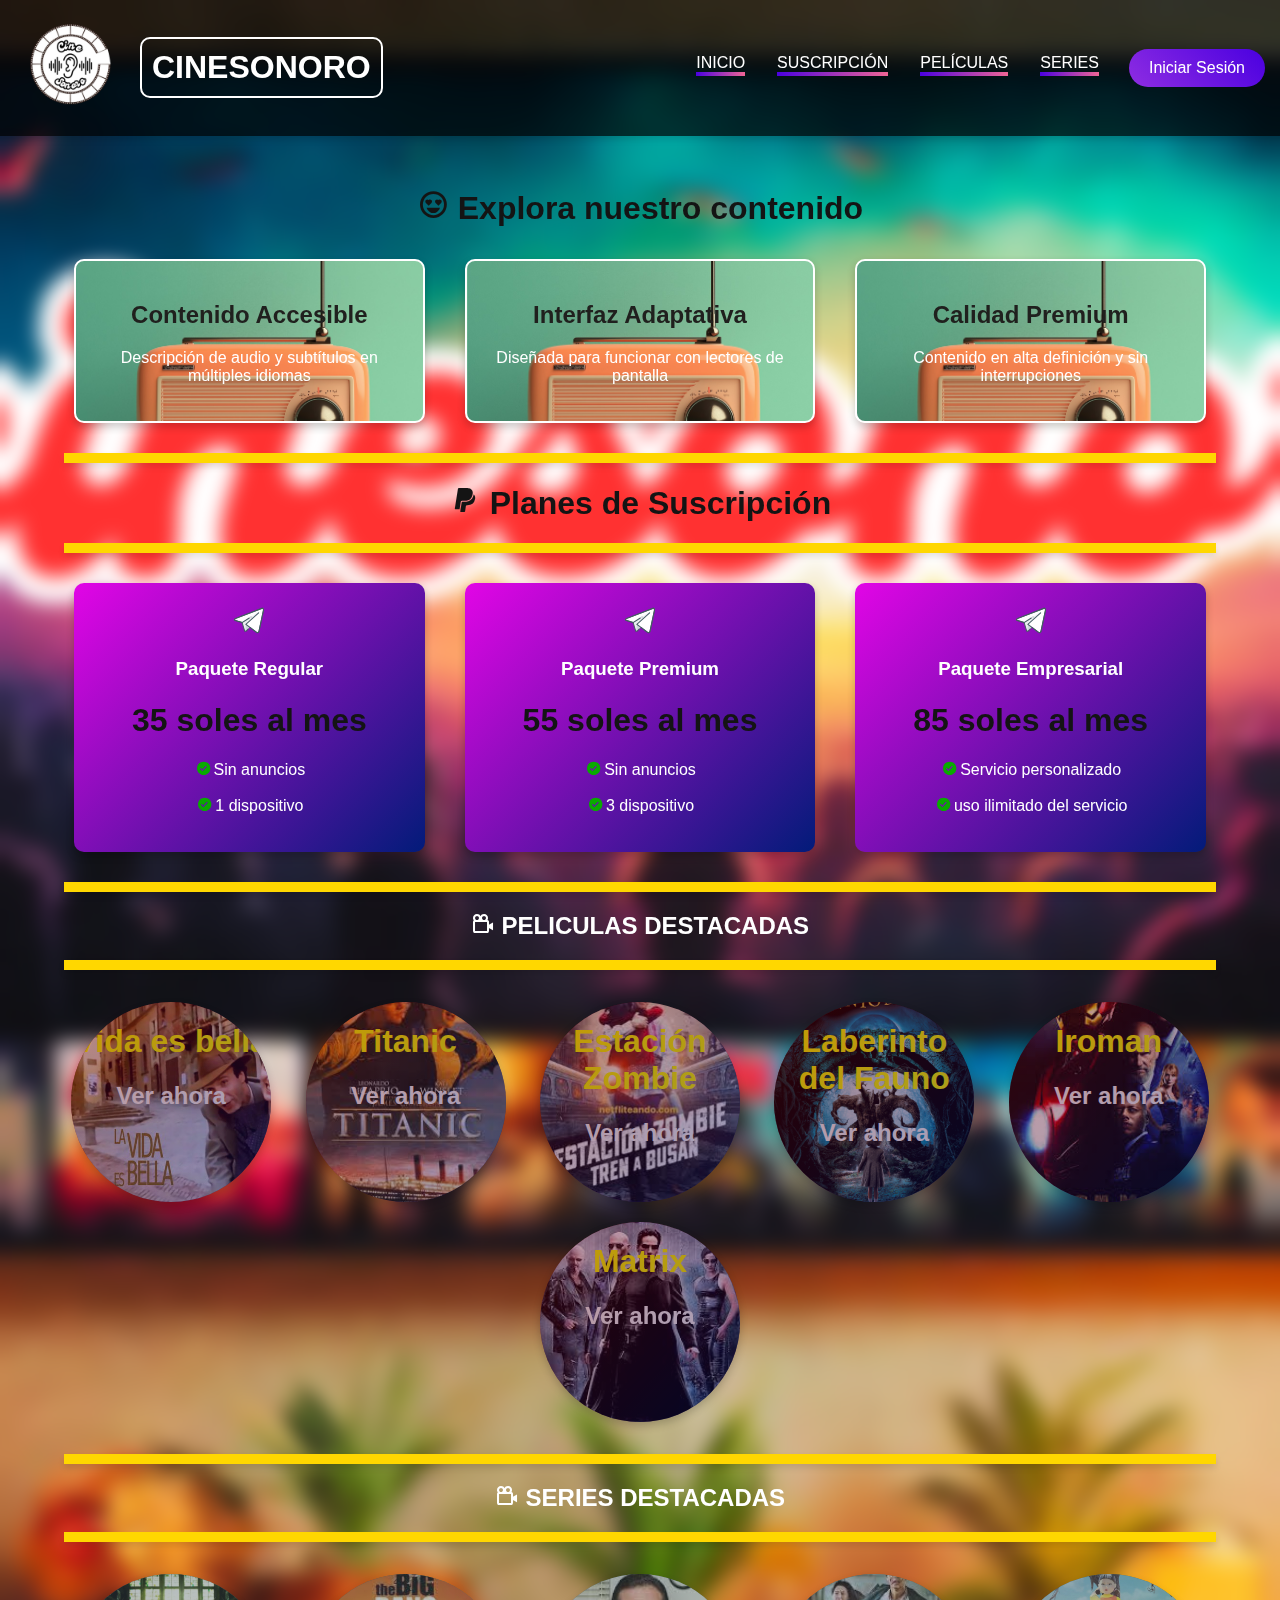
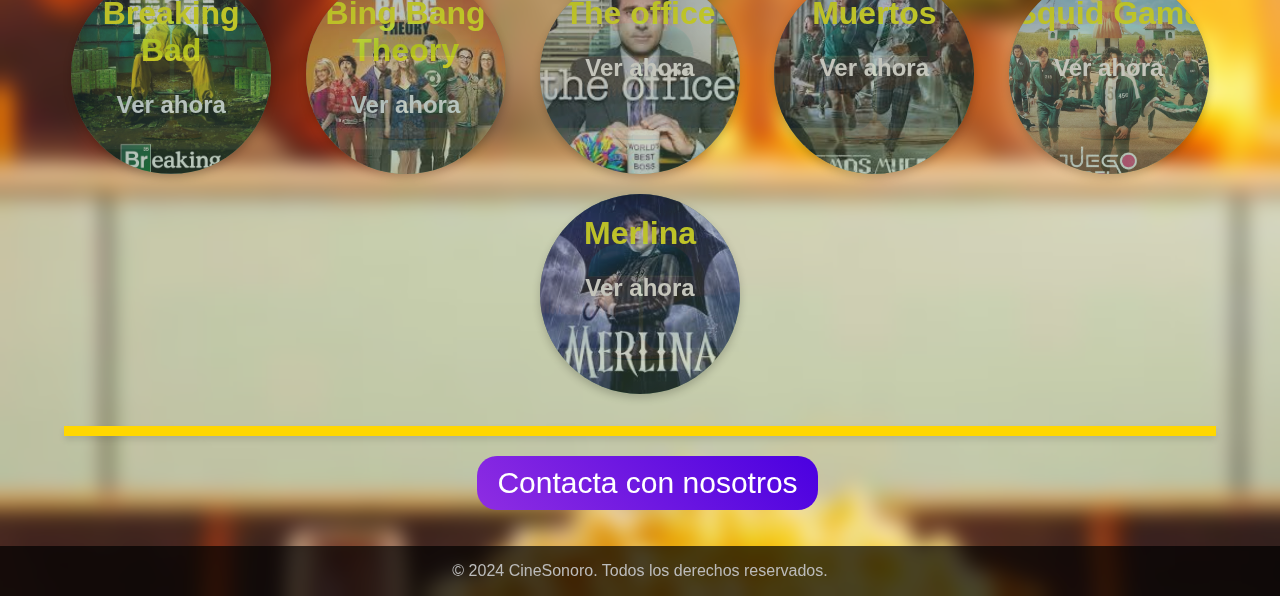
<file: index.html>
<!DOCTYPE html>
<html lang="es">

<head>
    <meta charset="UTF-8" />
    <meta name="viewport" content="width=device-width, initial-scale=1.0" />
    <title>CineSonoro</title>
    <link rel="stylesheet" href="styles.css" />
    <link href="https://unpkg.com/boxicons@2.1.4/css/boxicons.min.css" rel="stylesheet" />
    <!--FAVICON CINESONORO-->
    <link rel="stylesheet" href="favicon.ico">
</head>

<body>
    <header>
        <img src="oficial-logo.png" alt="CineSonoro Logotipo" id="logo" />
        <h1 id="titulo">CINESONORO</h1>

        <nav>
            <!--MENU HAMBURGUESA PARA MOVILES-->
            <div class="hamburger" onclick="toggleMenu()">
                <div></div>
                <div></div>
                <div></div>
            </div>

            <ul>
                <li><a href="index.html" tabindex="1">INICIO</a></li>
                <li><a href="suscribete.html" tabindex="2">SUSCRIPCIÓN</a></li>
                <li><a href="peliculas.html" tabindex="3">PELÍCULAS</a></li>
                <li><a href="series.html" tabindex="4">SERIES</a></li>
            </ul>
            <a href="sesion.html"><button class="degradado" id="loginButton" tabindex="5">
                    Iniciar Sesión
                </button></a>
        </nav>
    </header>
    <main>

        <h1><i class="bx bx-happy-heart-eyes"></i> Explora nuestro contenido</h1>
        <!--1ERA SECCION EXPLORAR CONTENIDO-->
        <section id="flashcards">
            <div class="flashcard">
                <h2>Contenido Accesible</h2>
                <p>Descripción de audio y subtítulos en múltiples idiomas</p>
            </div>
            <div class="flashcard">
                <h2>Interfaz Adaptativa</h2>
                <p>Diseñada para funcionar con lectores de pantalla</p>
            </div>
            <div class="flashcard">
                <h2>Calidad Premium</h2>
                <p>Contenido en alta definición y sin interrupciones</p>
            </div>
        </section>
        <!-- SECCIÓN PLANES DE SUSCRIPCIÓN-->
        <div class="divisor"></div><!-- Divisor decorativo -->
        <h1><i class='bx bxl-paypal'></i> Planes de Suscripción</h1>
        <div class="divisor"></div><!-- Divisor decorativo -->
        <!--1ERA SECCION FLASHCARD PAQUETES-->
        <section id="flashcards">
            <div class="flashcard2">
                <img src="pagar.svg" alt="pagar">
                <h3>Paquete Regular</h3>
                <h1>35 soles al mes</h1>
                <p><i class='bx bxs-check-circle' style='color:#09aa00'></i>Sin anuncios</p>
                <p><i class='bx bxs-check-circle' style='color:#09aa00'></i>1 dispositivo</p>
                <!-- <button class="degradado2">Seleccionar paquete</button> -->
            </div>
            <div class="flashcard2">
                <img src="pagar.svg" alt="pagar">
                <h3>Paquete Premium</h3>
                <h1>55 soles al mes</h1>
                <p><i class='bx bxs-check-circle' style='color:#09aa00'></i>Sin anuncios</p>
                <p><i class='bx bxs-check-circle' style='color:#09aa00'></i>3 dispositivo</p>
                <!-- <button class="degradado2">Seleccionar paquete</button> -->
            </div>
            <div class="flashcard2">
                <img src="pagar.svg" alt="pagar">
                <h3>Paquete Empresarial</h3>
                <h1>85 soles al mes</h1>
                <p><i class='bx bxs-check-circle' style='color:#09aa00'></i>Servicio personalizado</p>
                <p><i class='bx bxs-check-circle' style='color:#09aa00'></i>uso ilimitado del servicio</p>
                <!-- <button class="degradado2">Seleccionar paquete</button> -->
            </div>
        </section>

        <div class="divisor"></div><!-- Divisor decorativo -->

        <h2><i class="bx bx-camera-movie"></i> PELICULAS DESTACADAS</h2>

        <div class="divisor"></div><!-- Divisor decorativo -->
        <!--2DA SECCIÓN FLASCARD CIRCULARES DE PELICULAS-->
        <section id="flashcards-circulares">
            <div class="flashcard-peliculas"
                onclick="abrirModal('Película: La vida es bella', 'https://www.youtube.com/embed/0wSyQ1oG9Po?si=W6OHJ4zeuBjjiwsv', 'RESUMEN: Un hombre construye una elaborada fantasía para proteger a su hijo en un campo de concentración nazi.')">
                <div class="portada1">
                    <h1>Vida es bella</h1>
                    <h2>Ver ahora</h2>
                </div>
            </div>
            <div class="flashcard-peliculas"
                onclick="abrirModal('Película: Titanic', 'https://www.youtube.com/embed/0ywOTIRiAkA?si=uydKC2YKAOib9o8T', 'RESUMEN: Cuando el fatídico crucero de lujo choca contra un iceberg en el gélido Océano Atlántico Norte, su apasionado encuentro amoroso se convierte en una desesperada carrera por ¡Sobrevivir!.')">
                <div class="portada2">
                    <h1>Titanic</h1>
                    <h2>Ver ahora</h2>
                </div>
            </div>
            <div class="flashcard-peliculas"
                onclick="abrirModal('Película: Estación Zombie', 'https://www.youtube.com/embed/1ArcqBPQ5w4?si=li4P6fEPo6iZolj1', 'RESUMEN: Un brote viral misterioso pone a Corea en estado de emergencia. Sok-woo y su hija Soo-ahn suben al KTX,un tren rápido que une los 442 km que separan Seúl de Busan, una ciudad que se defiende con éxito de la epidemia. Pero justo en el momento de su partida, la estación es invadida por zombis que matan al conductor del tren y a muchos otros.')">
                <div class="portada3">
                    <h1>Estación Zombie</h1>
                    <h2>Ver ahora</h2>
                </div>
            </div>
            <div class="flashcard-peliculas"
                onclick="abrirModal('Película: El laberinto del fauno', 'https://www.youtube.com/embed/9ap_l-umws8?si=bprwIJcJNkhkdSi2', 'RESUMEN: En la España de 1944, la joven Ofelia y su madre enferma llegan al lugar en el que se encuentra el nuevo esposo de su madre, un sádico oficial del Ejército que intenta aplastar el levantamiento de una guerrilla. Mientras explora un antiguo laberinto, Ofelia conoce al fauno Pan, quien le dice que ella es una legendaria princesa perdida y debe completar tres peligrosas tareas para obtener la inmortalidad.')">
                <div class="portada4">
                    <h1>Laberinto del Fauno</h1>
                    <h2>Ver ahora</h2>
                </div>
            </div>
            <div class="flashcard-peliculas"
                onclick="abrirModal('Película: Iroman', 'https://www.youtube.com/embed/hDtJ-KXLngY?si=DP51EHr-lrvZolgK', 'RESUMEN: Tony Stark es un multimillonario fabricante de armas que ve cómo su vida y la forma en que ha planteado su negocio cambian radicalmente al ser secuestrado por unos terroristas en Afganistán. A cambio de su liberación, el grupo le exige que fabrique para ellos un arma definitiva.')">
                <div class="portada5">
                    <h1>Iroman</h1>
                    <h2>Ver ahora</h2>
                </div>
            </div>
            <div class="flashcard-peliculas"
                onclick="abrirModal('Película: Matrix', 'https://www.youtube.com/embed/Pl_H2Lmjn6k?si=Py_vQzKY9mceRr3Y', 'RESUMEN: ¿Es el mundo lo que parece? Thomas Anderson, programador de una importante empresa de software y asaltador informático de alias Neo, averiguará que no. Con él contactará un extraño grupo encabezado por Morfeo, quien le mostrará la verdadera realidad que se esconde tras lo aparente: un mundo dominado por las máquinas.')">
                <div class="portada6">
                    <h1>Matrix</h1>
                    <h2>Ver ahora</h2>
                </div>
            </div>
            
        </section>

        <div class="divisor"></div><!-- Divisor decorativo -->

        <h2><i class="bx bx-camera-movie"></i> SERIES DESTACADAS</h2>

        <div class="divisor"></div><!-- Divisor decorativo -->
        <!--3RA SECCIÓN FLASCARD CIRCULARES DE SERIES-->
        <section id="flashcards-circulares2">
            
            <div class="flashcard-series"
                onclick="abrirModal('Serie: Breaking Bad', 'https://www.youtube.com/embed/IVvwhEHCQOs?si=wdfgkkYZw2nqroHV', 'RESUMEN: Walter, un profesor de química de una secundaria, queda anonadado cuando se entera que tiene un cáncer terminal. Al concluir que su enfermedad iba a arruinar financieramente a su familia, él toma una decisión desesperada con el fin de ganar más dinero durante el tiempo que le queda y transforma un viejo vehículo de recreación en un laboratorio de matanfetaminas sobre ruedas.')">
                <div class="serie4">
                    <h1>Breaking Bad</h1>
                    <h2>Ver ahora</h2>
                </div>
            </div>
            <div class="flashcard-series"
                onclick="abrirModal('Serie: The Bing Bang', 'https://www.youtube.com/embed/K15XQRcB2BQ?si=olaUKB-afMq2vuP4', 'RESUMEN: Leonard y Sheldon son dos cerebros privilegiados que pueden ser capaces de decirle a todo el mundo más de lo que quiere saber sobre la física cuántica, pero que no tienen ni la menor idea de cómo relacionarse socialmente,son dos amigos expertos en física que tienen dificultades para navegar en el mundo real. Esta exitosa serie combina ciencia y comedia de una manera única.')">
                <div class="serie5">
                    <h1>Bing Bang Theory</h1>
                    <h2>Ver ahora</h2>
                </div>
            </div>
            <div class="flashcard-series"
                onclick="abrirModal('Serie: The office', 'https://www.youtube.com/embed/6EfzpP2II6M?si=SYYWfcsr6qxtEP1L', 'RESUMEN: Esta exitosa comedia narra las locuras de unos oficinistas descontentos, una compañía papelera de alguna forma un poco más dinámica que la versión original Británica, aunque los personajes son esencialmente los mismos, desde Michael Scott, el peor jefe de todos hasta un hombre cualquiera Jim, enamorado de la recepcionista Pam a quien él le coquetea cuando no está preocupado por atormentar a su compañero Dwight, un hombre muy excitable y adulón.')">
                <div class="serie6">
                    <h1>The office</h1>
                    <h2>Ver ahora</h2>
                </div>
            </div>
            <div class="flashcard-series"
                onclick="abrirModal('Serie: Estamos muertos', 'https://www.youtube.com/embed/62jVLZ4JfjM?si=1J6rSgSlkEfUOiwF', 'RESUMEN: Todos morirán. No hay esperanza.La escuela se convirtió en un sangriento campo de batalla, y nuestros amigos, en nuestros peores enemigos.¿Quién sobrevivirá?')">
                <div class="serie1">
                    <h1>Muertos</h1>
                    <h2>Ver ahora</h2>
                </div>
            </div>
            <div class="flashcard-series"
                onclick="abrirModal('Serie: Squid Game', 'https://www.youtube.com/embed/Mj4_xG5NXeo?si=-os6jfMR4dQmUaSs', 'RESUMEN: Sobrevivir o morir. ¿Quién quedará para ver los 45.6 mil millones de wones?')">
                <div class="serie2">
                    <h1>Squid Game</h1>
                    <h2>Ver ahora</h2>
                </div>
            </div>
            <div class="flashcard-series"
                onclick="abrirModal('Serie: Merlina', 'https://www.youtube.com/embed/gmp7LTKnVPo?si=2lRJInYGVHb0zQoU', 'RESUMEN: Merlina de la mano de Catherine Zeta-Jones, Luis Guzmán, Gwendoline Christie y Christina Ricci, entre otros, es un misterio detectivesco con elementos sobrenaturales que retrata la peculiar vida estudiantil de Merlina Addams en la Academia Nunca Más. Doble chasquido')">
                <div class="serie3">
                    <h1>Merlina</h1>
                    <h2>Ver ahora</h2>
                </div>
            </div>
        
        </section>
        <div class="divisor"></div><!-- Divisor decorativo -->

        <a href="contacto.html"><button class="contacto-degradado">Contacta con nosotros</button></a>
        <br>
        <br>
    </main>
    <br>
    
    <footer>
        <p>&copy; 2024 CineSonoro. Todos los derechos reservados.</p>
    </footer>

    <!-- Modal Box -->
    <div id="modal" class="modal">
        <div class="modal-content">
            <button class="close-btn" onclick="cerrarModal()">&times;</button>
            <h2 id="modal-titulo">Título de la Película</h2>
            <iframe id="modal-video" width="560" height="315" src="" frameborder="0"
                allow="accelerometer; autoplay; encrypted-media; gyroscope; picture-in-picture"
                allowfullscreen></iframe>
            <p id="modal-descripcion">Resumen de la Película</p>
        </div>
    </div>

    <script src="scripts.js"></script>
</body>

</html>
</file>
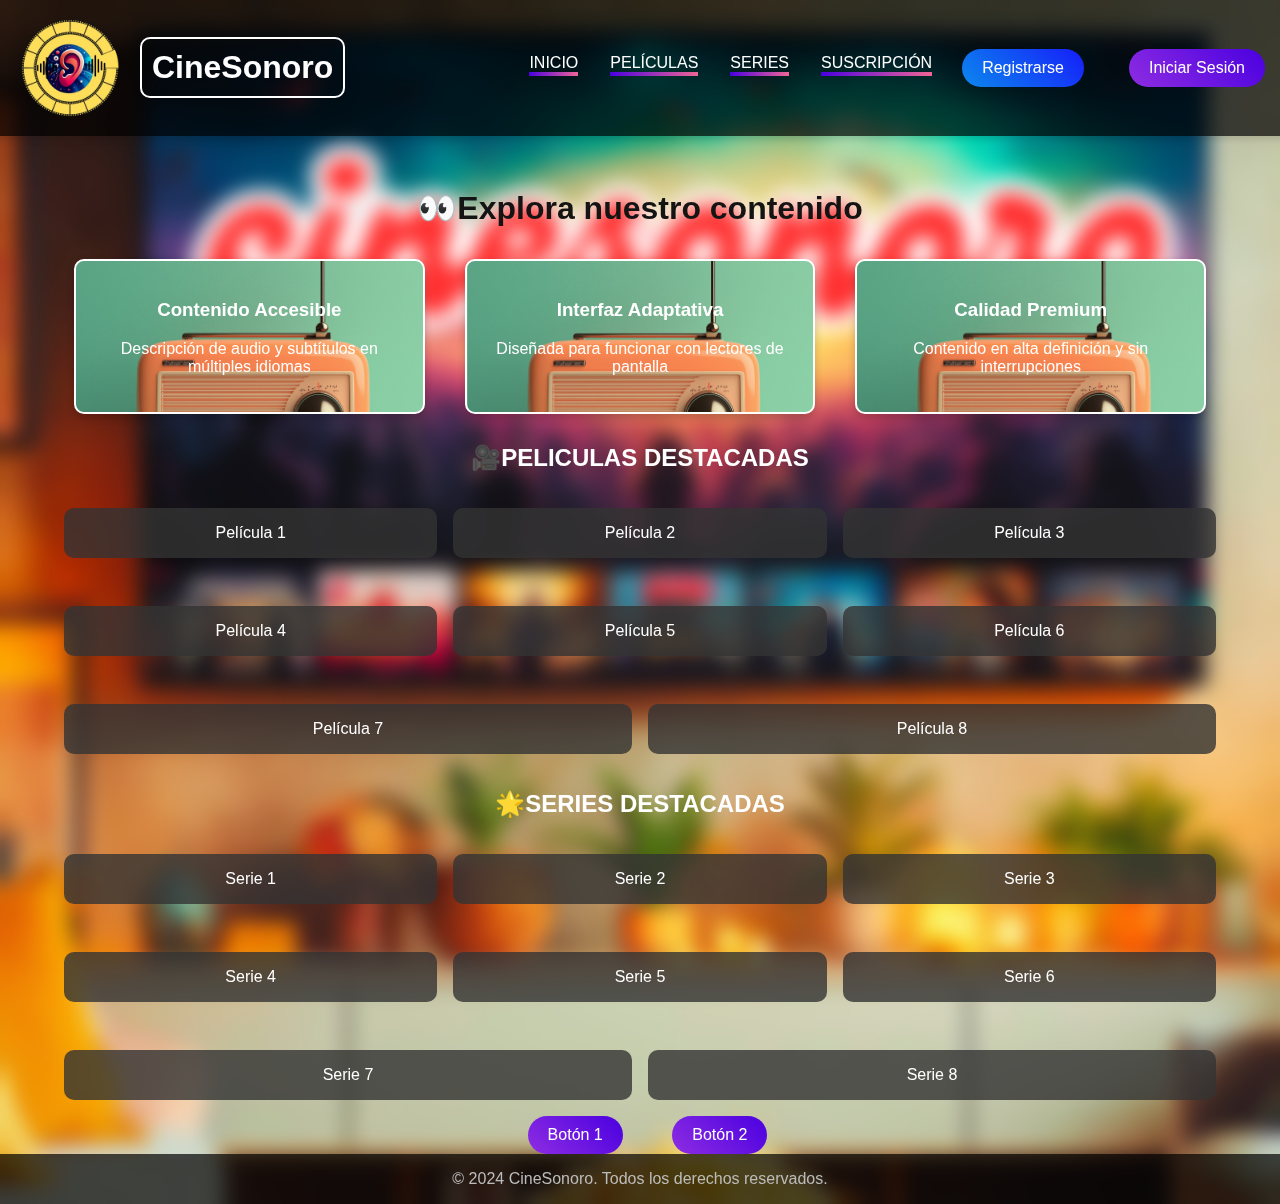
<file: cinesonoro.html>
<!DOCTYPE html>
<html lang="es">
<head>
    <meta charset="UTF-8">
    <meta name="viewport" content="width=device-width, initial-scale=1.0">
    <title>CineSonoro</title>
    <link rel="stylesheet" href="styles.css">
</head>
<body>
    <header>
        <img src="oficial.png" alt="CineSonoro Logotipo" id="logo">
        <h1 id="titulo">CineSonoro</h1>
        
        <nav>
            <ul>
                <li><a href="#" tabindex="1">INICIO</a></li>
                <li><a href="#" tabindex="2">PELÍCULAS</a></li>
                <li><a href="#" tabindex="3">SERIES</a></li>
                <li><a href="#" tabindex="4">SUSCRIPCIÓN</a></li>
                
            </ul>
            <a href="#"><button class="degradado2" id="loginButton" tabindex="5">Registrarse</button></a>
            <a href="sesion.html"><button class="degradado" id="loginButton" tabindex="5">Iniciar Sesión</button></a>
        </nav>
    </header>
    <main>
        <h1>👀Explora nuestro contenido</h1>
        <!--1ERA SECCION-->
        <section id="flashcards"> 
            <div class="flashcard" tabindex="12"> 
                <h3>Contenido Accesible</h3> 
                <p>Descripción de audio y subtítulos en múltiples idiomas</p> 
            </div> 
            <div class="flashcard" tabindex="13"> 
                <h3>Interfaz Adaptativa</h3> 
                <p>Diseñada para funcionar con lectores de pantalla</p> 
            </div> 
            <div class="flashcard" tabindex="14"> 
                <h3>Calidad Premium</h3> 
                <p>Contenido en alta definición y sin interrupciones</p> 
            </div> 
        </section>
        <!--2DA SECCION PELICULAS-->
        <h2>🎥PELICULAS DESTACADAS</h2>
        <section id="destacado">
            
            <div class="contenido" tabindex="6">Película 1</div>
            <div class="contenido" tabindex="7">Película 2</div>
            <div class="contenido" tabindex="8">Película 3</div>
            <div class="contenido" tabindex="9">Película 4</div>
            <div class="contenido" tabindex="10">Película 5</div>
            <div class="contenido" tabindex="11">Película 6</div>
            <div class="contenido" tabindex="12">Película 7</div>
            <div class="contenido" tabindex="13">Película 8</div>
        </section>

        <!--3RA SECCION SERIES-->
        <h2>🌟SERIES DESTACADAS</h2>
        <section id="destacado">
            
            <div class="contenido" tabindex="6">Serie 1</div>
            <div class="contenido" tabindex="7">Serie 2</div>
            <div class="contenido" tabindex="8">Serie 3</div>
            <div class="contenido" tabindex="9">Serie 4</div>
            <div class="contenido" tabindex="10">Serie 5</div>
            <div class="contenido" tabindex="11">Serie 6</div>
            <div class="contenido" tabindex="12">Serie 7</div>
            <div class="contenido" tabindex="13">Serie 8</div>
        </section>
        <button class="degradado" tabindex="14">Botón 1</button>
        <button class="degradado" tabindex="15">Botón 2</button>
    </main>
    <footer>
        <p>&copy; 2024 CineSonoro. Todos los derechos reservados.</p>
    </footer>

    <script src="scripts.js"></script>
</body>
</html>
</file>
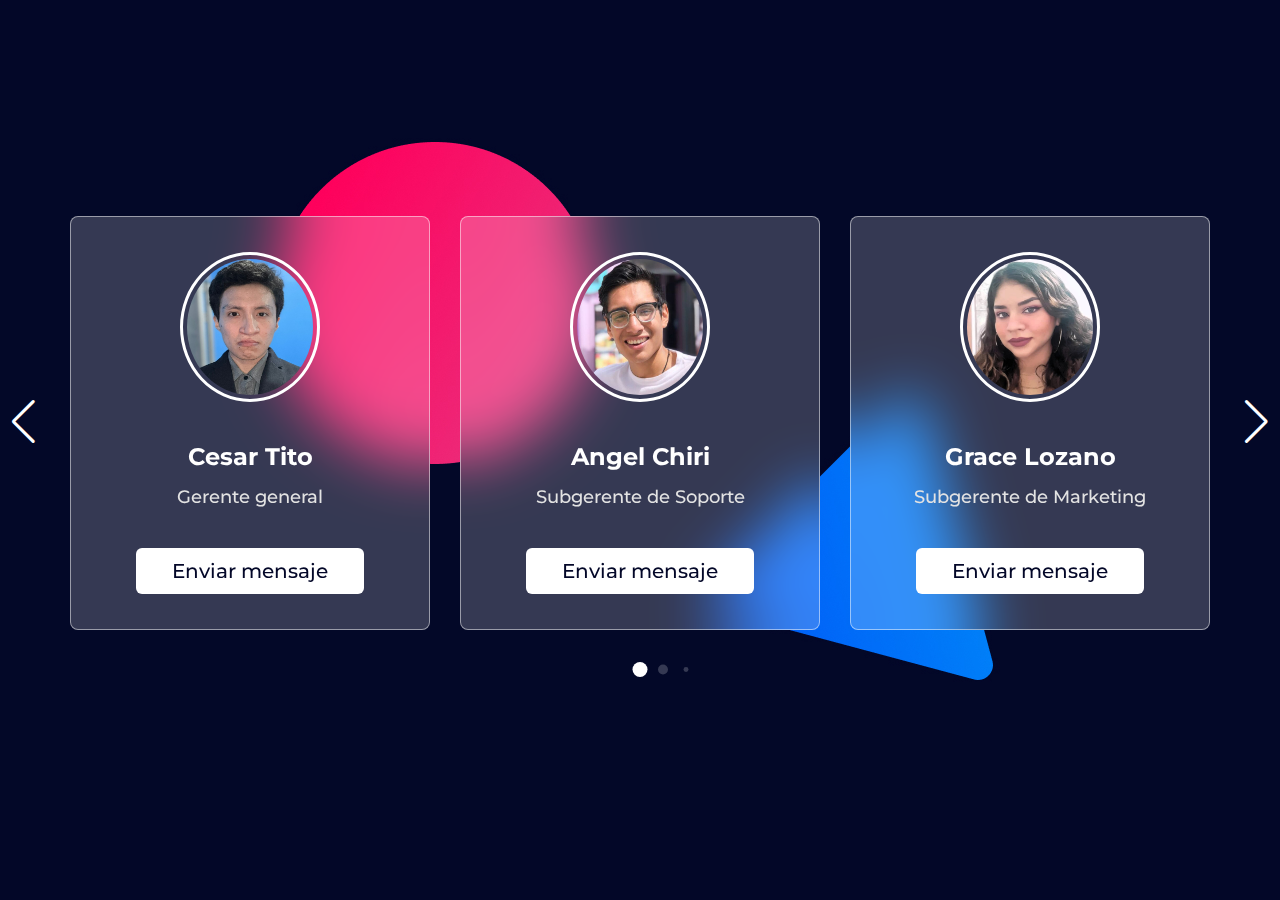
<file: contacto.html>
<!DOCTYPE html>
<html lang="en">
<head>
    <meta charset="UTF-8">
    <meta name="viewport" content="width=device-width, initial-scale=1.0">
    <title>Document</title>
    <!--Linking SwiperJS CSS-->
    <link rel="stylesheet" href="https://cdn.jsdelivr.net/npm/swiper@11/swiper-bundle.min.css">
    <link rel="stylesheet" href="contacto.css">
</head>
<body>
    <div class="container swiper">
        <div class="slider-wrapper">
            <div class="card-list swiper-wrapper">
                <!--PRIMERA PARTE DE TARJETAS DE CONTACTO-->
                <div class="card-item swiper-slide">
                    <img src="cesar formal.jpeg" alt="imagen usuario" class="user-image">
                    <h2 class="user-name">Cesar Tito</h2>
                    <p class="user-profesion">Gerente general</p>
                    <a href="https://wa.me/51926773520" target="_blank"><button class="message-button">Enviar mensaje</button></a>
                </div>

                <div class="card-item swiper-slide">
                    <img src="angel chiri arismendi.jpeg" alt="imagen usuario" class="user-image">
                    <h2 class="user-name">Angel Chiri</h2>
                    <p class="user-profesion">Subgerente de Soporte</p>
                    <a href="https://wa.me/51994816880" target="_blank"><button class="message-button">Enviar mensaje</button></a>
                </div>

                <div class="card-item swiper-slide">
                    <img src="grace lozano cornejo.jpeg" alt="imagen usuario" class="user-image">
                    <h2 class="user-name">Grace Lozano</h2>
                    <p class="user-profesion">Subgerente de Marketing</p>
                    <a href="https://wa.me/51907819240" target="_blank"><button class="message-button">Enviar mensaje</button></a>
                </div>

                <div class="card-item swiper-slide">
                    <img src="marycielo tolentino martinez.jpeg" alt="imagen usuario" class="user-image">
                    <h2 class="user-name">Marycielo Tolentino</h2>
                    <p class="user-profesion">Subgerente de Producción</p>
                    <a href="https://wa.me/51977699821" target="_blank"><button class="message-button">Enviar mensaje</button></a>
                </div>

                <!--SEGUNDA PARTE DE TARJETAS DE CONTACTO-->
                <div class="card-item swiper-slide">
                    <img src="cesar formal.jpeg" alt="imagen usuario" class="user-image">
                    <h2 class="user-name">Cesar Tito</h2>
                    <p class="user-profesion">Gerente general</p>
                    <a href="https://wa.me/51926773520" target="_blank"><button class="message-button">Enviar mensaje</button></a>
                </div>

                <div class="card-item swiper-slide">
                    <img src="angel chiri arismendi.jpeg" alt="imagen usuario" class="user-image">
                    <h2 class="user-name">Angel Chiri</h2>
                    <p class="user-profesion">Subgerente de Soporte</p>
                    <a href="https://wa.me/51994816880" target="_blank"><button class="message-button">Enviar mensaje</button></a>
                </div>

                <div class="card-item swiper-slide">
                    <img src="grace lozano cornejo.jpeg" alt="imagen usuario" class="user-image">
                    <h2 class="user-name">Grace Lozano</h2>
                    <p class="user-profesion">Subgerente de Marketing</p>
                    <a href="https://wa.me/51907819240" target="_blank"><button class="message-button">Enviar mensaje</button></a>
                </div>

                <div class="card-item swiper-slide">
                    <img src="marycielo tolentino martinez.jpeg" alt="imagen usuario" class="user-image">
                    <h2 class="user-name">Marycielo Tolentino</h2>
                    <p class="user-profesion">Subgerente de Producción</p>
                    <a href="https://wa.me/51977699821" target="_blank"><button class="message-button">Enviar mensaje</button></a>
                </div>
            </div>

            <div class="swiper-pagination"></div>
            <div class="swiper-slide-button swiper-button-prev"></div>
            <div class="swiper-slide-button swiper-button-next"></div>
        </div>
    </div>
    
    <!--Linking SwiperJS script-->
    <script src="https://cdn.jsdelivr.net/npm/swiper@11/swiper-bundle.min.js"></script>

    <!--Linking custom script-->
    <script src="contacto.js"></script>
    <script src="scripts.js"></script>
</body>
</html>
</file>
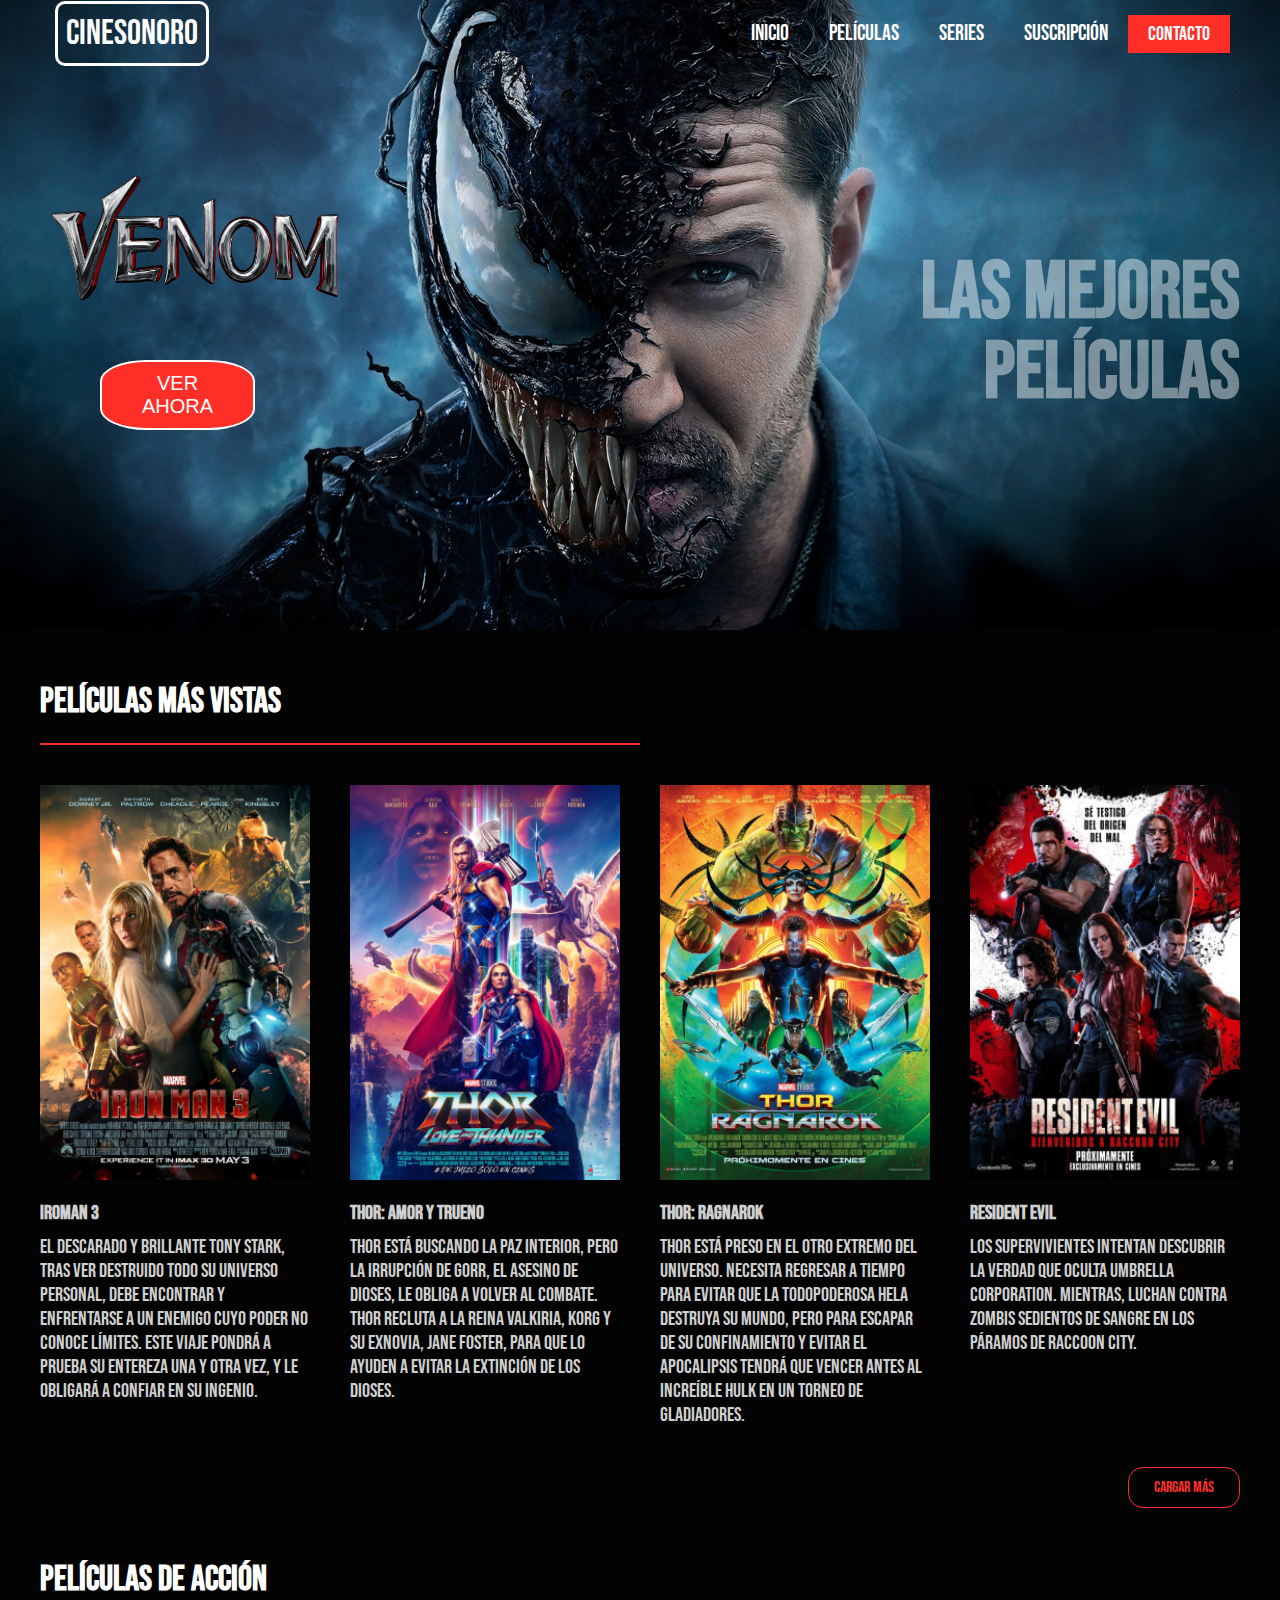
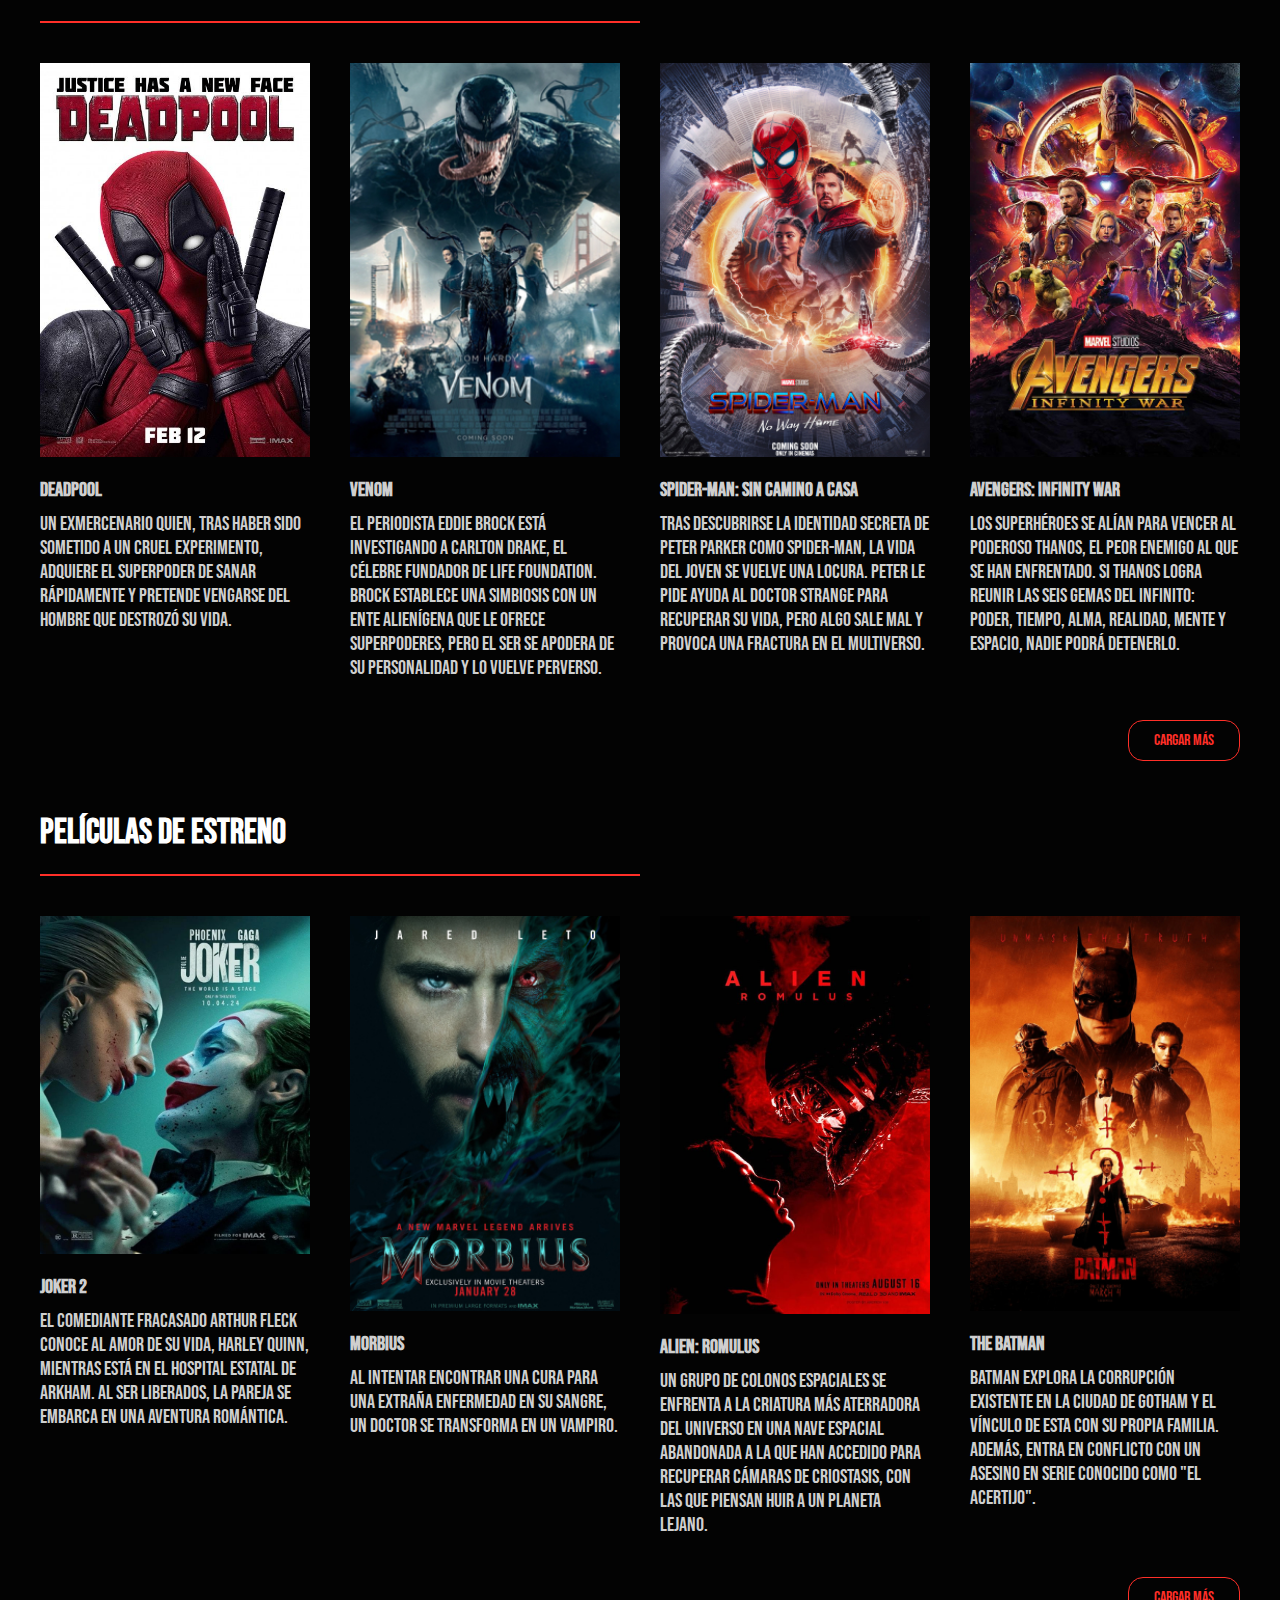
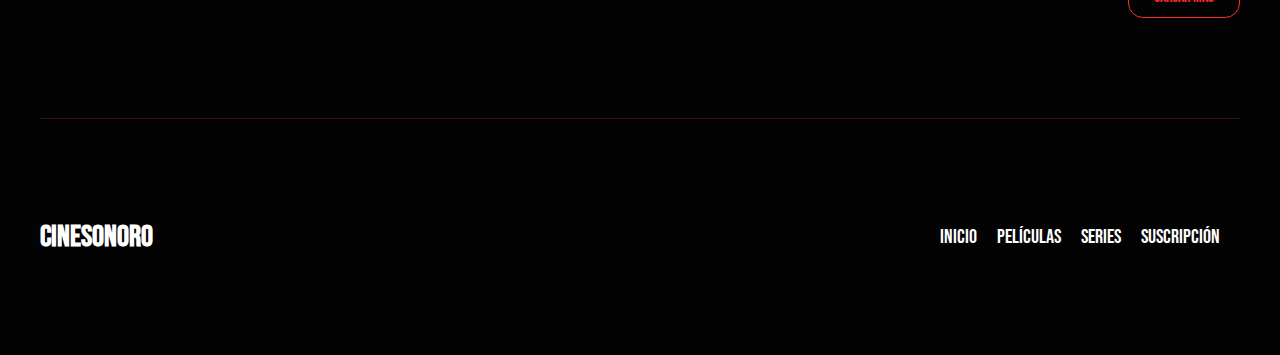
<file: peliculas.html>
<!DOCTYPE html>
<html lang="en">

<head>
    <meta charset="UTF-8">
    <meta name="viewport" content="width=device-width, initial-scale=1.0">
    <title>Cinesonoro</title>
    <link rel="stylesheet" href="styles3.css">
</head>

<body>
    <header class="header">

        <div class="menu container">

            <a href="index.html" class="logo">Cinesonoro</a>
            <input type="checkbox" id="menu">
            <label for="menu">
                <img src="images-pelis/menu.png" class="menu-icono" alt="menu">
            </label>
            <nav class="navbar">
                <ul>
                    <li><a href="index.html">Inicio</a></li>
                    <li><a href="peliculas.html">Películas</a></li>
                    <li><a href="series.html">Series</a></li>
                    <li><a href="suscribete.html">Suscripción</a></li>

                </ul>
            </nav>
            <a href="contacto.html" class="btn-1">Contacto</a>
        </div>

        <div class="header-content container">

            <div class="header-1">
                <img src="images-pelis/venom.png" alt="venon">
                <a href="#" class="btn-2"><button id="myBtn">VER AHORA</button></a>

                <!--Inicio del The Modal -->

                <!-- The Modal -->
                <div id="myModal" class="modal">

                    <!-- Modal content -->
                    <div class="modal-content">
                        <div class="modal-header">
                            <span class="close">&times;</span>
                            <h2>PELÍCULA: VENOM</h2>
                        </div>
                        <div class="modal-body">
                            <p>Resumen: Eddie y Venom están a la fuga. Perseguidos por sus sendos mundos y cada vez más
                                cercados, el dúo se ve abocado a tomar una decisión devastadora".</p>

                            <iframe width="550" height="350"
                                src="https://www.youtube.com/embed/jsLTvwODi60?si=f8jvKDkEBIyMYtK5"
                                title="YouTube video player" frameborder="0"
                                allow="accelerometer; autoplay; clipboard-write; encrypted-media; gyroscope; picture-in-picture; web-share"
                                referrerpolicy="strict-origin-when-cross-origin" allowfullscreen></iframe>
                        </div>
                        <div class="modal-footer">
                            <h3>POPULAR AHORA</h3>
                        </div>
                    </div>

                </div>

                <!--Final del The Modal -->

            </div>

            <div class="header-2">
                <h1>Las mejores <br> películas</h1>

            </div>

        </div>

    </header>

    <!--PRIMERA SECCION-->

    <section class="movies container">
        <h2>Películas más vistas</h2>
        <hr>

        <!--CONTENEDOR 1-->
        <div class="box-container-1">

            <!--Primera pelicula-->
            <div class="box-1">
                <div class="content">
                    <img src="images-pelis/1.jpg" alt="">
                    <h3>IROMAN 3</h3>
                    <p>El descarado y brillante Tony Stark, tras ver destruido todo su universo personal, debe encontrar
                        y enfrentarse a un enemigo cuyo poder no conoce límites. Este viaje pondrá a prueba su entereza
                        una y otra vez, y le obligará a confiar en su ingenio.

                    </p>
                </div>
            </div>

            <!--Segunda pelicula-->
            <div class="box-1">
                <div class="content">
                    <img src="images-pelis/2.jpg" alt="">
                    <h3>Thor: amor y trueno</h3>
                    <p>Thor está buscando la paz interior, pero la irrupción de Gorr, el asesino de dioses, le obliga a
                        volver al combate. Thor recluta a la Reina Valkiria, Korg y su exnovia, Jane Foster, para que lo
                        ayuden a evitar la extinción de los dioses.

                    </p>
                </div>
            </div>

            <!--Más peliculas-->
            <div class="box-1">
                <div class="content">
                    <img src="images-pelis/3.jpg" alt="">
                    <h3>Thor: Ragnarok</h3>
                    <p>Thor está preso en el otro extremo del universo. Necesita regresar a tiempo para evitar que la
                        todopoderosa Hela destruya su mundo, pero para escapar de su confinamiento y evitar el
                        apocalipsis tendrá que vencer antes al increíble Hulk en un torneo de gladiadores.

                    </p>
                </div>
            </div>

            <!--Más peliculas-->
            <div class="box-1">
                <div class="content">
                    <img src="images-pelis/4.jpg" alt="">
                    <h3>Resident Evil</h3>
                    <p>Los supervivientes intentan descubrir la verdad que oculta Umbrella Corporation. Mientras, luchan
                        contra zombis sedientos de sangre en los páramos de Raccoon City.

                    </p>
                </div>
            </div>

            <!--Más peliculas-->
            <div class="box-1">
                <div class="content">
                    <img src="images-pelis/5.jpg" alt="">
                    <h3>La vieja guardia</h3>
                    <p>Un grupo de mercenarios, todos inmortales y con la capacidad de curarse a sí mismos, descubren
                        que alguien sabe su secreto y deben luchar para proteger su libertad.

                    </p>
                </div>
            </div>

            <!--Más peliculas-->
            <div class="box-1">
                <div class="content">
                    <img src="images-pelis/6.jpg" alt="">
                    <h3>Spectral</h3>
                    <p>Una fuerza sobrenatural ataca a la ciudad de Nueva York, devastada por la guerra. Un equipo de
                        fuerzas especiales se prepara para detener a la terrible amenaza.

                    </p>
                </div>
            </div>

            <!--Más peliculas-->
            <div class="box-1">
                <div class="content">
                    <img src="images-pelis/7.jpg" alt="">
                    <h3>300: El Origen</h3>
                    <p>El Origen de un Imperio" enfrenta a Temístocles contra las invasoras fuerzas persas capitaneadas
                        por Xerxes (mortal devenido en dios), y Artemisia, la vengativa comandante de la armada persa.

                    </p>
                </div>
            </div>

            <!--Más peliculas-->
            <div class="box-1">
                <div class="content">
                    <img src="images-pelis/8.jpg" alt="">
                    <h3>Project Power</h3>
                    <p>Las vidas de un exsoldado, una adolescente y un policía se cruzan en Nueva Orleans mientras
                        buscan al suministrador de una pastilla que otorga superpoderes temporales.

                    </p>
                </div>
            </div>



        </div>

        <div class="load-more" id="load-more-1">Cargar más</div>

    </section>

    <!--SEGUNDA SECCION-->
    <section class="movies container">
        <h2>Películas de Acción</h2>
        <hr>

        <!--CONTENEDOR 1-->
        <div class="box-container-2">

            <!--Primera pelicula-->
            <div class="box-2">
                <div class="content">
                    <img src="images-pelis/9.jpg" alt="">
                    <h3>Deadpool</h3>
                    <p>Un exmercenario quien, tras haber sido sometido a un cruel experimento, adquiere el superpoder de
                        sanar rápidamente y pretende vengarse del hombre que destrozó su vida.

                    </p>
                </div>
            </div>

            <!--Segunda pelicula-->
            <div class="box-2">
                <div class="content">
                    <img src="images-pelis/10.jpg" alt="">
                    <h3>Venom</h3>
                    <p>El periodista Eddie Brock está investigando a Carlton Drake, el célebre fundador de Life
                        Foundation. Brock establece una simbiosis con un ente alienígena que le ofrece superpoderes,
                        pero el ser se apodera de su personalidad y lo vuelve perverso.

                    </p>
                </div>
            </div>

            <!--Más peliculas-->
            <div class="box-2">
                <div class="content">
                    <img src="images-pelis/11.jpg" alt="">
                    <h3>Spider-Man: sin camino a casa</h3>
                    <p>Tras descubrirse la identidad secreta de Peter Parker como Spider-Man, la vida del joven se
                        vuelve una locura. Peter le pide ayuda al Doctor Strange para recuperar su vida, pero algo sale
                        mal y provoca una fractura en el multiverso.

                    </p>
                </div>
            </div>

            <!--Más peliculas-->
            <div class="box-2">
                <div class="content">
                    <img src="images-pelis/12.jpg" alt="">
                    <h3>Avengers: Infinity War</h3>
                    <p>Los superhéroes se alían para vencer al poderoso Thanos, el peor enemigo al que se han
                        enfrentado. Si Thanos logra reunir las seis gemas del infinito: poder, tiempo, alma, realidad,
                        mente y espacio, nadie podrá detenerlo.

                    </p>
                </div>
            </div>

            <!--Más peliculas-->
            <div class="box-2">
                <div class="content">
                    <img src="images-pelis/13.jpg" alt="">
                    <h3>Avengers: Endgame</h3>
                    <p>Los Vengadores comprenden por fin lo frágil que es la realidad y los sacrificios que hay que
                        hacer para mantenerla, en una historia de amistad, trabajo en equipo y sobre dejar a un lado las
                        diferencias para superar un obstáculo imposible.

                    </p>
                </div>
            </div>

            <!--Más peliculas-->
            <div class="box-2">
                <div class="content">
                    <img src="images-pelis/14.jpg" alt="">
                    <h3>Mad Max: furia en el camino</h3>
                    <p>Aunque está decidido a vagar solo por el páramo post-apocalíptico, Mad Max se une a Furiosa, una
                        comandante fugitiva, y su banda, quienes están tratando de escapar de un señor de la guerra.

                    </p>
                </div>
            </div>

            <!--Más peliculas-->
            <div class="box-2">
                <div class="content">
                    <img src="images-pelis/15.jpg" alt="">
                    <h3>Duro de Matar 4.0</h3>
                    <p>El detective McClane debe detener a un grupo terrorista que pretende colapsar la infraestructura
                        computacional de Estados Unidos.

                    </p>
                </div>
            </div>

            <!--Más peliculas-->
            <div class="box-2">
                <div class="content">
                    <img src="images-pelis/16.jpg" alt="">
                    <h3>Red One</h3>
                    <p>ras el secuestro de Papá Noel, nombre en clave: RED ONE, el Jefe de Seguridad del Polo Norte
                        (Dwayne Johnson) debe formar equipo con el cazarrecompensas más infame del mundo (Chris Evans)
                        en una misión trotamundos llena de acción para salvar la Navidad.

                    </p>
                </div>
            </div>



        </div>

        <div class="load-more" id="load-more-2">Cargar más</div>


    </section>

    <!--TERCERA SECCION-->
    <section class="movies container">
        <h2>Películas de Estreno</h2>
        <hr>

        <!--CONTENEDOR 1-->
        <div class="box-container-3">

            <!--Primera pelicula-->
            <div class="box3">
                <div class="content">
                    <img src="images-pelis/17.jpg" alt="">
                    <h3>Joker 2</h3>
                    <p>El comediante fracasado Arthur Fleck conoce al amor de su vida, Harley Quinn, mientras está en el
                        Hospital Estatal de Arkham. Al ser liberados, la pareja se embarca en una aventura romántica.

                    </p>
                </div>
            </div>

            <!--Segunda pelicula-->
            <div class="box-3">
                <div class="content">
                    <img src="images-pelis/18.jpg" alt="">
                    <h3>Morbius</h3>
                    <p>Al intentar encontrar una cura para una extraña enfermedad en su sangre, un doctor se transforma
                        en un vampiro.

                    </p>
                </div>
            </div>

            <!--Más peliculas-->
            <div class="box-3">
                <div class="content">
                    <img src="images-pelis/19.jpg" alt="">
                    <h3>Alien: Romulus</h3>
                    <p>Un grupo de colonos espaciales se enfrenta a la criatura más aterradora del universo en una nave
                        espacial abandonada a la que han accedido para recuperar cámaras de criostasis, con las que
                        piensan huir a un planeta lejano.

                    </p>
                </div>
            </div>

            <!--Más peliculas-->
            <div class="box-3">
                <div class="content">
                    <img src="images-pelis/20.jpg" alt="">
                    <h3>The Batman</h3>
                    <p>Batman explora la corrupción existente en la ciudad de Gotham y el vínculo de esta con su propia
                        familia. Además, entra en conflicto con un asesino en serie conocido como "el Acertijo".

                    </p>
                </div>
            </div>

            <!--Más peliculas-->
            <div class="box-3">
                <div class="content">
                    <img src="images-pelis/21.jpg" alt="">
                    <h3>El hoyo 2</h3>
                    <p>Después de que un misterioso líder impuso su ley en un brutal sistema de celdas verticales, una
                        recién llegada desafía el dudoso método de distribución de alimentos en la prisión.

                    </p>
                </div>
            </div>

            <!--Más peliculas-->
            <div class="box-3">
                <div class="content">
                    <img src="images-pelis/22.jpg" alt="">
                    <h3>El hoyo 2</h3>
                    <p>Después de que un misterioso líder impuso su ley en un brutal sistema de celdas verticales, una
                        recién llegada desafía el dudoso método de distribución de alimentos en la prisión.

                    </p>
                </div>
            </div>

            <!--Más peliculas-->
            <div class="box-3">
                <div class="content">
                    <img src="images-pelis/23.jpg" alt="">
                    <h3>Black Widow</h3>
                    <p>Una peligrosa conspiración, relacionada con su pasado, persigue a Natasha Romanoff, también
                        conocida como Viuda Negra. La agente tendrá que lidiar con las consecuencias de haber sido
                        espía, así como con las relaciones rotas, para sobrevivir.

                    </p>
                </div>
            </div>

            <!--Más peliculas-->
            <div class="box-3">
                <div class="content">
                    <img src="images-pelis/24.jpg" alt="">
                    <h3>Black Adam</h3>
                    <p>Unos arqueólogos liberan de su tumba a Black Adam, quien llevaba 5000 años preso tras haber
                        recibido los poderes de los dioses. De nuevo entre los humanos, Black Adam se dispone a imponer
                        su justicia, muy diferente a la del mundo en el que despertó.

                    </p>
                </div>
            </div>

            <!--Más peliculas-->
            <div class="box-3">
                <div class="content">
                    <img src="images-pelis/25.jpg" alt="">
                    <h3>Deadpool & Wolverine</h3>
                    <p>Deadpool viaja en el tiempo con la intención de reclutar a Wolverine en la batalla contra un
                        enemigo común: Paradox.

                    </p>
                </div>
            </div>



        </div>

        <div class="load-more" id="load-more-3">Cargar más</div>

    </section>

    <footer class="footer container">

        <h3>Cinesonoro</h3>

        <ul>
            <li><a href="index.html">Inicio</a></li>
            <li><a href="peliculas.html">Películas</a></li>
            <li><a href="series.html">Series</a></li>
            <li><a href="suscribete.html">Suscripción</a></li>
        </ul>

    </footer>

    <script src="scripts.js"></script>
    <script src="peliculas.js"></script>
</body>

</html>
</file>
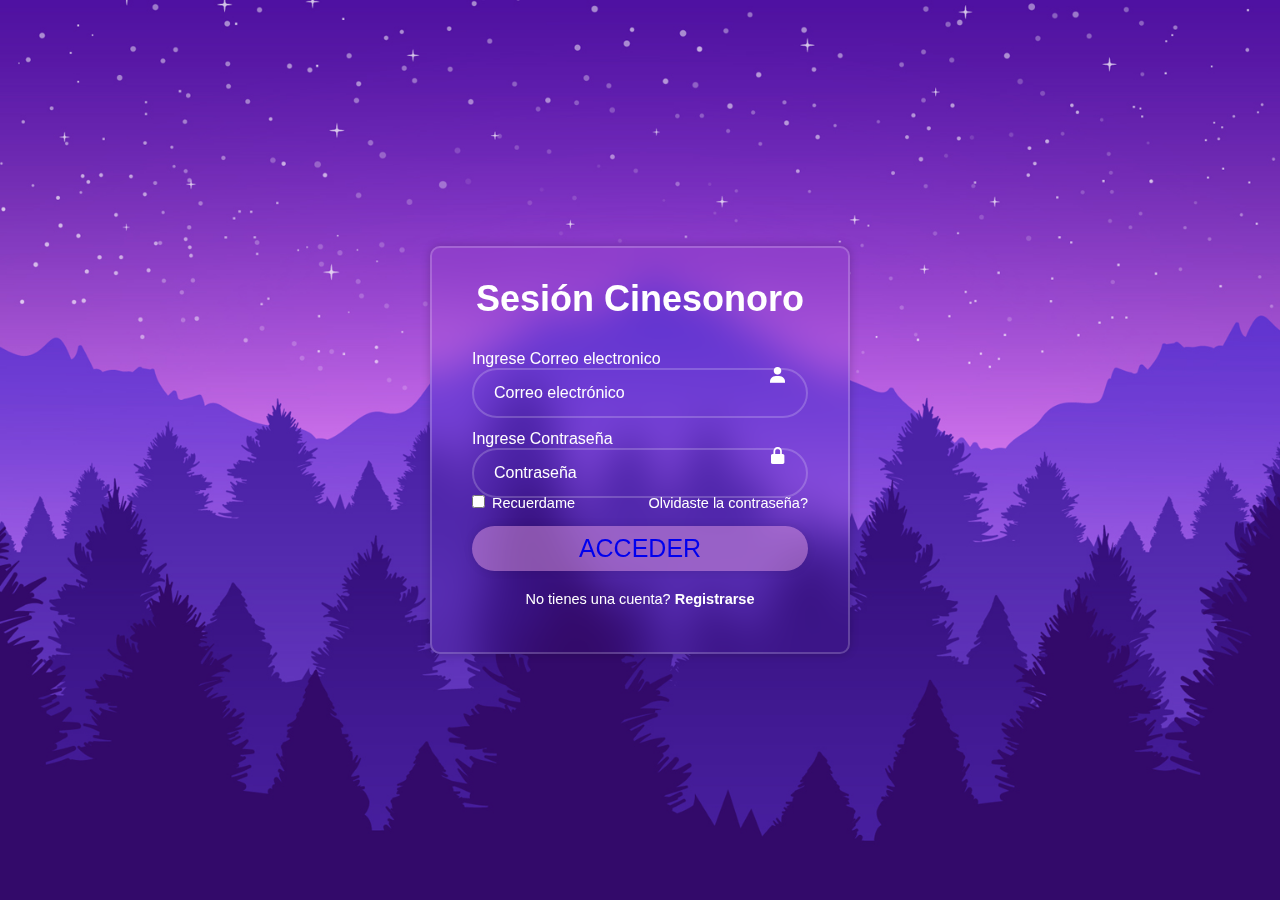
<file: sesion.html>
<!DOCTYPE html>
<html lang="en">
<head>
    <meta charset="UTF-8">
    <meta name="viewport" content="width=device-width, initial-scale=1.0">
    <title>CINESONORO</title>
    <link rel="stylesheet" href="styles2.css">
    <link href='https://unpkg.com/boxicons@2.1.4/css/boxicons.min.css' rel='stylesheet'>
</head>

<body>
    <div class="wrapper">
        <form action="">
            <h1>Sesión Cinesonoro</h1>
            <div class="input-box">
                <label for=""> Ingrese Correo electronico</label>
                <input type="text" placeholder="Correo electrónico" >
                <i class='bx bxs-user'></i>
            </div>
            <div class="input-box">
                <label for="">Ingrese Contraseña</label>
                <input type="password" placeholder="Contraseña">
                <i class='bx bxs-lock-alt'></i>
            </div>
            <div class="remember-forgot">
                <label> <input type="checkbox"> Recuerdame</label>
                <a href="#">Olvidaste la contraseña?</a>
            </div>
            
            <button class="btn"><a href="index.html">ACCEDER</a></button>

            <div class="register-link">
                <p>No tienes una cuenta?<a href="#"> Registrarse</a> </p>
            </div>
        </form>
    </div>

    <script src="scripts.js"></script>
</body>
</html>
</file>
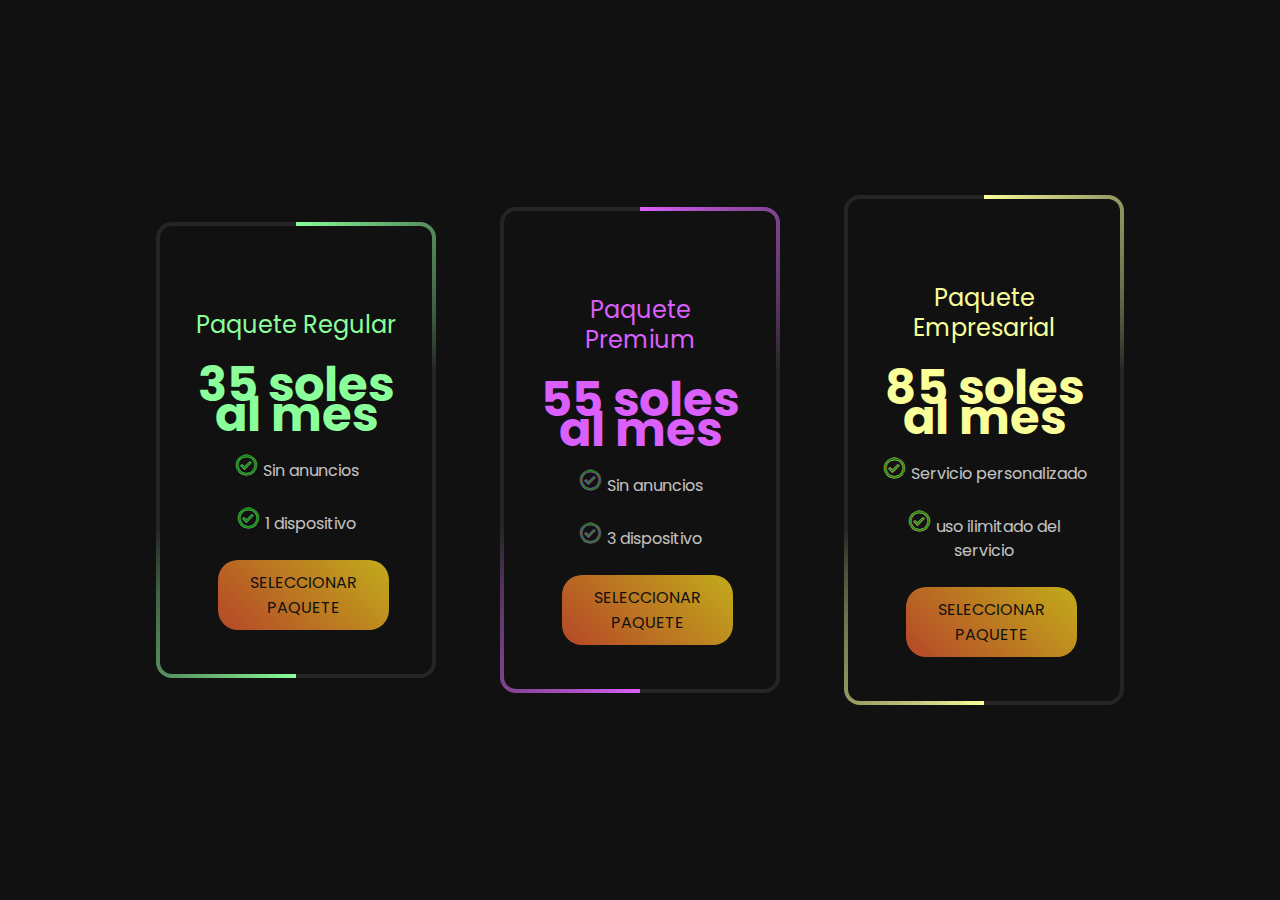
<file: suscribete.html>
<!DOCTYPE html>
<html lang="en">

<head>
    <meta charset="UTF-8">
    <meta name="viewport" content="width=device-width, initial-scale=1.0">
    <title>Cinesonoro</title>
    <link rel="stylesheet" href="styles4.css">
    <link href="https://unpkg.com/boxicons@2.1.4/css/boxicons.min.css" rel="stylesheet" />
    <link rel="stylesheet" href="https://cdnjs.cloudflare.com/ajax/libs/font-awesome/6.7.1/css/all.min.css" integrity="sha512-5Hs3dF2AEPkpNAR7UiOHba+lRSJNeM2ECkwxUIxC1Q/FLycGTbNapWXB4tP889k5T5Ju8fs4b1P5z/iB4nMfSQ==" crossorigin="anonymous" referrerpolicy="no-referrer" />
</head>

<body>
    <section>
        <div class="card" style="--color: #8aff9a">
            <i class="fa-solid fa-cart-shopping"></i>
            <div class="title">Paquete Regular
                <br>
                <h1><br>35 soles al mes</h1>
            </div>
            <div class="detail">
                <p><i class='bx bx-check-circle bx-sm' style='color:#09aa00'></i> Sin anuncios</p><br>
                <p><i class='bx bx-check-circle bx-sm' style='color:#09aa00'></i> 1 dispositivo</p>
                <br>
                <a href="https://forms.gle/32seL4kuECbG2EFa6"><button class="degradado2">SELECCIONAR PAQUETE</button></a>
            </div>
        </div>

        <div class="card" style="--color: #db5ffa">
            <i class="fa-solid fa-cart-shopping"></i>
            <div class="title">Paquete Premium
                <br>
                <h1><br>55 soles al mes</h1>
            </div>
            <div class="detail">
                <p><i class='bx bx-check-circle bx-sm' style='color:#09aa00'></i> Sin anuncios</p><br>
                <p><i class='bx bx-check-circle bx-sm' style='color:#09aa00'></i> 3 dispositivo</p>
                <br>
                <a href="https://forms.gle/32seL4kuECbG2EFa6"><button class="degradado2">SELECCIONAR PAQUETE</button></a>
            </div>
        </div> 

        <div class="card" style="--color: #faff9a">
            <i class="fa-solid fa-cart-shopping"></i>
            <div class="title">Paquete Empresarial
                <br>
                <h1><br>85 soles al mes</h1>
            </div>
            <div class="detail">
                <p><i class='bx bx-check-circle bx-sm' style='color:#09aa00'></i> Servicio personalizado</p><br>
                <p><i class='bx bx-check-circle bx-sm' style='color:#09aa00'></i> uso ilimitado del servicio</p>
                <br>
                <a href="https://forms.gle/32seL4kuECbG2EFa6"><button class="degradado2">SELECCIONAR PAQUETE</button></a>
            </div>
        </div>
    </section>

    <script src="scripts.js"></script>
</body>

</html>
</file>
<file: styles.css>
body {
  font-family: Arial, sans-serif, 'Segoe UI', Tahoma, Geneva, Verdana, sans-serif;
  background-color: #141414;
  color: #fff;
  margin: 0;
  padding: 0;
  display: flex;
  flex-direction: column;
  align-items: center;
  text-align: center;
  background-image: url("fondo-peliculas.png"); /* Añadir la imagen de fondo */
  background-size: cover;
  background-position: center;
  backdrop-filter: blur(10px);
  overflow-x: hidden;
}

header {
  width: 100vw;
  background-color: rgba(0, 0, 0, 0.7); /* Fondo semi-transparente */
  padding: 1em;
  display: flex;
  justify-content: space-between; /* Distribuir los elementos en el espacio */
  align-items: center; /* Centrar verticalmente los elementos */
  position: sticky; /* Hacer que el encabezado sea pegajoso */
  top: 0; /* Posición desde la parte superior */
  z-index: 1001; /* Asegurar que se superponga sobre otros elementos */
  box-shadow: 0 4px 6px rgba(0, 0, 0, 0.1); /* Añadir una sombra para destacar el encabezado */
}

main {
    margin-top: 2em;
    width: 90%;
  }
  
  main h2{
    color: #ffffff;
  }

  main h1{
    color: #141414;
    
  }

/* Estilo para el logotipo */
#logo {
  width: 100px; /* Ajusta el tamaño según sea necesario */
  margin-right: 20px; /* Espacio entre el logo y el título */
  margin-left: 20px;  
}

/* Estilo para el TITULO */
#titulo {
  display: inline-block; /* Ajustar el borde al tamaño del contenido */
  border: 2px solid #fff; /* Añadir un borde blanco */
  padding: 10px; /* Añadir padding para separar el texto del borde */
  border-radius: 10px; /* Bordes redondeados */
  margin-right: auto; /* Alinear el título a la izquierda */
}

nav {
  display: flex;
  align-items: center; /* Centrar verticalmente los elementos del nav */
}

nav a {
    color: #fff;
    text-decoration: none;
    
  }

nav ul {
  list-style-type: none;
  padding: 0;
  display: flex; /* Usar flexbox para alinear los elementos */
  gap: 2em; /* Espacio entre los elementos del menú */
}

nav ul li {
  display: inline;
  position: relative;
  padding-bottom: 5px; /* Añadir padding para separar el texto del borde */
}

nav ul li::after {
  content: "";
  display: block;
  width: 100%;
  height: 4px; /* Altura del borde */
  background: linear-gradient(to right,#4a00e0,#f06595); /* Degradado de colores */
  position: relative;
  bottom: 0;
  left: 0;
}


/* Estilos para el icono de hamburguesa y el menú móvil */
.hamburger {
  display: none; /* Ocultar el icono en pantallas grandes */
  flex-direction: column;
  cursor: pointer;
}
.hamburger div {
  width: 25px;
  height: 3px;
  background-color: #fff;
  margin: 4px;
  margin-right: 20px;
  margin-left: 20px;
}

/* Mostrar el menú en pantallas grandes */
@media (min-width: 601px) {
  nav ul,
  nav button {
    display: flex !important; /* Asegurar que se muestren en pantallas grandes */
  }
}

/* Estilos para pantallas pequeñas */
@media (max-width: 600px) {
  .hamburger {
    display: flex; /* Mostrar el icono de hamburguesa en pantallas pequeñas */
  }
  nav ul,
  nav button {
    display: none; /* Ocultar el menú y el botón en pantallas pequeñas por defecto */
  }
  nav ul.show,
  nav button.show {
    display: flex; /* Mostrar el menú y el botón cuando se haga clic en el icono de hamburguesa */
    flex-direction: column;
    gap: 1em; /* Espacio entre los elementos del menú */
    
  }
  nav ul {
    position: absolute;
    top: 60px;
    right: 0;
    background-color: rgba(0, 0, 0, 0.8);
    padding: 2em;
    border-radius: 20px;
  }
  nav button {
    margin: 10px 0 0 0; /* Espacio encima del botón en pantallas pequeñas */
    align-self: flex-end; /* Alinear el botón al final del nav */
  
  }
  
}

#destacado {
  display: flex; /* Usar flexbox para alinear los div */
  flex-wrap: wrap; /* Permitir que los div se envuelvan en múltiples líneas si es necesario */
  justify-content: center; /* Centrar horizontalmente los div */
  gap: 1em; /* Espacio entre los div */
}

#destacado .contenido {
  flex: 1 1 calc(33.333% - 1em); /* Cada div ocupa un tercio del espacio disponible menos el gap */
  box-sizing: border-box; /* Incluir el padding y borde en el tamaño total */
}

@media (max-width: 600px) {
  #destacado .contenido {
    flex: 1 1 100%; /* En pantallas más pequeñas, cada div ocupa el 100% del ancho */
  }
}

/* SECCIONES FLASHCARD */

.flashcard {
  background: url('fondo7.jpeg'); /* Imagen decorativa de fondo */
  background-size:cover;
  background-position: center;
  backdrop-filter: blur(10px);
  border-radius: 10px;
  border: 2px solid #fff ;
  color: rgb(255, 255, 255);
  padding: 20px;
  margin: 10px;
  flex: 1;
  box-shadow: 0 4px 8px rgba(0, 0, 0, 0.2);
  transition: transform 0.2s;
  
}
.flashcard p{
  color:#ffffff;
  
}

.flashcard2 {
  background: linear-gradient(
    135deg,
    #e205e6,
    #021b79
  ); /* Degradado de colores */
  border-radius: 10px;
  color: white;
  padding: 20px;
  margin: 10px;
  flex: 1;
  box-shadow: 0 4px 8px rgba(0, 0, 0, 0.2);
  transition: transform 0.2s;
}

.flashcard2 i {
  width: 20px;
  height: 20px;
}

.flashcard2 h1 {
  color: #141414;
}

.flashcard:hover {
  transform: translateY(-10px);
}

.flashcard h2 {
  color: #20201e;
  width: 100%;
}

#flashcards {
  display: flex;
  flex-wrap: wrap;
  justify-content: space-around;
  gap: 20px; /* Espacio entre las secciones */
}

@media (max-width: 600px) {
  .flashcard {
    flex: 1 1 100%; /* Cada flashcard ocupa el 100% del ancho en pantallas pequeñas */
  }

  #flashcards {
    flex-direction: column;
    align-items: center;
  }
}

/*-----------------------------------------------------*/
/* Boton de colores degradados */
.degradado {
  background: linear-gradient(45deg, #8e2de2, #4a00e0);
  border: none;
  border-radius: 20px;
  color: white;
  padding: 10px 20px;
  margin-left: 30px;
  margin-right: 15px;
  cursor: pointer;
  font-size: 16px;
  text-decoration: none;
  align-items: center;
}

.degradado:hover {
  background: linear-gradient(45deg, #0575e6, #021b79);
}

.contacto-degradado {
  background: linear-gradient(45deg, #8e2de2, #4a00e0);
  border: none;
  border-radius: 20px;
  color: white;
  padding: 10px 20px;
  margin-left: 30px;
  margin-right: 15px;
  cursor: pointer;
  font-size: 30px;
  text-decoration: none;
  align-items: center;
}

.contacto-degradado:hover {
  background: linear-gradient(45deg, #0575e6, #021b79);
}


.degradado2 {
  background: linear-gradient(45deg, #0c88ee, #161ef9);
  border: none;
  border-radius: 20px;
  color: white;
  padding: 10px 20px;
  margin-left: 30px;
  margin-right: 15px;
  cursor: pointer;
  font-size: 16px;
  text-decoration: none;
}

.degradado2:hover {
  background: linear-gradient(45deg,  #ed5930,#fddf1e);
}



/* BOTONES DE PELICULAS Y SERIES */
.contenido {
  margin: 1em 0;
  padding: 1em;
  background-color: rgba(51, 51, 51, 0.8); /* Fondo semi-transparente */
  border-radius: 10px;
}

/* Estilos para dispositivos móviles */
@media (max-width: 600px) {
  nav ul li {
    display: inline-block;
    margin: 0.5em 0;
  }

  .contenido {
    margin: 0.5em 0;
  }
}

/* SECCIONES PARA FLASHCARD CIRCULARES PELICULAS Y SERIES*/

#flashcards-circulares {
    display: flex;
    flex-wrap: wrap;
    justify-content: space-around;
    gap: 20px; /* Espacio entre las flashcards */
    margin: 2em 0; /* Margen superior e inferior */
    
}
#flashcards-circulares2 {
  display: flex;
  flex-wrap: wrap;
  justify-content: space-around;
  gap: 20px; /* Espacio entre las flashcards */
  margin: 2em 0; /* Margen superior e inferior */
}

.flashcard-peliculas {
    background: linear-gradient(135deg, #780206, #061161); /* Degradado de colores */
    width: 200px; /* Ajusta el tamaño de las flashcards */
    height: 200px; /* Ajusta el tamaño de las flashcards */
    border-radius: 50%; /* Hacer las flashcards circulares */
    display: flex;
    align-items: center;
    justify-content: center;
    color: rgb(242, 255, 5);
    text-align: center;
    position: relative;
    overflow: hidden;
    box-shadow: 0 4px 8px rgba(0, 0, 0, 0.2);
    transition: transform 0.2s;
    cursor: pointer;
}

.flashcard-peliculas h1,h2{
  color: yellow;
}

/* FLASHCARD DE SERIES*/
.flashcard-series {
  background: linear-gradient(135deg, #780206, #061161); /* Degradado de colores */
  width: 200px; /* Ajusta el tamaño de las flashcards */
  height: 200px; /* Ajusta el tamaño de las flashcards */
  border-radius: 50%; /* Hacer las flashcards circulares */
  display: flex;
  align-items: center;
  justify-content: center;
  color: rgb(242, 255, 5);
  text-align: center;
  position: relative;
  overflow: hidden;
  box-shadow: 0 4px 8px rgba(0, 0, 0, 0.2);
  transition: transform 0.2s;
  cursor: pointer;
}

.flashcard-series h1,h2{
color: yellow;
}


.flashcard-series {
  background: linear-gradient(135deg, #134E5E, #71B280); /* Degradado de colores */
    width: 200px; /* Ajusta el tamaño de las flashcards */
    height: 200px; /* Ajusta el tamaño de las flashcards */
    border-radius: 50%; /* Hacer las flashcards circulares */
    display: flex;
    align-items: center;
    justify-content: center;
    color: white;
    text-align: center;
    position: relative;
    overflow: hidden;
    box-shadow: 0 4px 8px rgba(0, 0, 0, 0.2);
    transition: transform 0.2s;
    cursor: pointer;
}

.flashcard-peliculas:hover {
    transform: translateY(-10px);
}

.flashcard-series:hover {
  transform: translateY(-10px);
}

/* .flashcard-peliculas::before {
    content: "";
    position: absolute;
    top: 0;
    left: 0;
    width: 100%;
    height: 100%;
    background: url('peli1.jpeg');
    background-size: cover;
    background-position: center;
    opacity: 0.3; 
    z-index: 0;
} */

/*PORTADAS DE PELICULAS*/
.portada1{
  content: "";
  position: absolute;
  top: 0;
  left: 0;
  width: 100%;
  height: 100%;
  align-items: center;
  text-align: center;
  justify-items: center;  
  background: url('vidabella.jpeg');
  background-size: cover;
  /* background-position: center; */
  opacity: 0.6; /* Controla la opacidad de la imagen de fondo */
  z-index: 0;
}

.portada2{
  content: "";
  position: absolute;
  top: 0;
  left: 0;
  width: 100%;
  height: 100%;
  background: url('titanic.jpeg');
  background-size: cover;
  background-position: center;
  opacity: 0.6; /* Controla la opacidad de la imagen de fondo */
  z-index: 0;
}

.portada3{
  content: "";
  position: absolute;
  top: 0;
  left: 0;
  width: 100%;
  height: 100%;
  background: url('zombie.jpeg');
  background-size: cover;
  background-position: center;
  opacity: 0.6; /* Controla la opacidad de la imagen de fondo */
  z-index: 0;
}

.portada4{
  content: "";
  position: absolute;
  top: 0;
  left: 0;
  width: 100%;
  height: 100%;
  background: url('laberinto.jpg');
  background-size: cover;
  background-position: center;
  opacity: 0.6; /* Controla la opacidad de la imagen de fondo */
  z-index: 0;
}

.portada5{
  content: "";
  position: absolute;
  top: 0;
  left: 0;
  width: 100%;
  height: 100%;
  background: url('iroman.jpeg');
  background-size: cover;
  background-position: center;
  opacity: 0.6; /* Controla la opacidad de la imagen de fondo */
  z-index: 0;
}

.portada6{
  content: "";
  position: absolute;
  top: 0;
  left: 0;
  width: 100%;
  height: 100%;
  background: url('matrix.jpeg');
  background-size: cover;
  background-position: center;
  opacity: 0.6; /* Controla la opacidad de la imagen de fondo */
  z-index: 0;
}

/*PORTADAS DE SERIES*/
.serie1{
  content: "";
  position: absolute;
  top: 0;
  left: 0;
  width: 100%;
  height: 100%;
  background: url('muertos.jpeg');
  background-size: cover;
  background-position: center;
  opacity: 0.6; /* Controla la opacidad de la imagen de fondo */
  z-index: 0;
}
.serie2{
  content: "";
  position: absolute;
  top: 0;
  left: 0;
  width: 100%;
  height: 100%;
  background: url('calamar.jpg');
  background-size: cover;
  background-position: center;
  opacity: 0.6; /* Controla la opacidad de la imagen de fondo */
  z-index: 0;
}
.serie3{
  content: "";
  position: absolute;
  top: 0;
  left: 0;
  width: 100%;
  height: 100%;
  background: url('merlina.jpeg');
  background-size: cover;
  background-position: center;
  opacity: 0.6; /* Controla la opacidad de la imagen de fondo */
  z-index: 0;
}
.serie4{
  content: "";
  position: absolute;
  top: 0;
  left: 0;
  width: 100%;
  height: 100%;
  background: url('breaking.jpg');
  background-size: cover;
  background-position: center;
  opacity: 0.6; /* Controla la opacidad de la imagen de fondo */
  z-index: 0;
}
.serie5{
  content: "";
  position: absolute;
  top: 0;
  left: 0;
  width: 100%;
  height: 100%;
  background: url('bigbang.jpeg');
  background-size: cover;
  background-position: center;
  opacity: 0.6; /* Controla la opacidad de la imagen de fondo */
  z-index: 0;
}
.serie6{
  content: "";
  position: absolute;
  top: 0;
  left: 0;
  width: 100%;
  height: 100%;
  background: url('office.jpeg');
  background-size: cover;
  background-position: center;
  opacity: 0.6; /* Controla la opacidad de la imagen de fondo */
  z-index: 0;
}
.flashcard-series::before {
  content: "";
    position: absolute;
    top: 0;
    left: 0;
    width: 100%;
    height: 100%;
    background: url('peli4.jpeg'); /* Imagen decorativa de fondo */
    background-size: cover;
    background-position: center;
    opacity: 0.3; /* Controla la opacidad de la imagen de fondo */
    z-index: 0;
}


.flashcard-peliculas > div {
    position: relative;
    z-index: 1;
}

.flashcard-series > div {
    position: relative;
    z-index: 1;
}

@media (max-width: 768px) {
    .flashcard-peliculas {
        width: 120px;
        height: 120px;
    }

    .flashcard-series {
        width: 120px;
        height: 120px;
    }

}

@media (max-width: 600px) {
    #flashcards-circulares {
        justify-content: center; /* Centrar las flashcards en pantallas pequeñas */
    }
    #flashcards-circulares2 {
       justify-content: center; /* Centrar las flashcards en pantallas pequeñas */
    }

    .flashcard-peliculas {
        width: 100px;
        height: 100px;
    }

    .flashcard-series {
        width: 100px;
        height: 100px;
    }
}

/* ESTILOS PARA EL MODAL */

/* Estilo del modal */
.modal {
  display: none; /* Ocultar el modal por defecto */
  position: fixed; /* Posicionarlo sobre la página */
  top: 0;
  left: 0;
  width: 100%;
  height: 100%;
  background-color: rgba(0, 0, 0, 0.7); /* Fondo oscuro con transparencia */
  justify-content: center;
  align-items: center;
  z-index: 1001; /* Asegurar que se superponga sobre otros elementos */
}

.modal h2{
  color: #141414;
}

.modal-content {
  background: linear-gradient(135deg, #ff6b6b, #f06595); /* Degradado de colores */
  padding: 20px;
  border-radius: 10px;
  width: 80%;
  max-width: 600px;
  position: relative;
  text-align: center;
  box-shadow: 0 4px 8px rgba(0, 0, 0, 0.2);
  overflow-y: auto; /* Permitir desplazamiento vertical */
  max-height: 90vh; /* Limitar la altura máxima del contenido del modal */
}

.close-btn {
  position: absolute;
  top: 10px;
  right: 10px;
  background: red; /* Color rojo */
  border: none;
  font-size: 2rem; /* Tamaño de letra más grande */
  color: white; /* Color del icono de cerrar */
  cursor: pointer;
  border-radius: 50%; /* Bordes redondeados */
  width: 40px; /* Ancho del botón */
  height: 40px; /* Altura del botón */
}

/* Ajustes responsivos */
@media (max-width: 600px) {
  .modal-content {
      width: 90%;
      padding: 10px;
  }

  .close-btn {
      top: 5px;
      right: 5px;
      width: 30px;
      height: 30px;
  }
}

html{
  scroll-behavior: smooth;
}
section[id]{
  scroll-margin-top:70px;
}



/* DIVISORES DE SECTION */
.divisor {
  width: 100%;
  height: 10px; /* Ajusta la altura del divisor según sea necesario */
  background-color: #FFD700; /* Color amarillo */
  margin: 20px 0; /* Espacio superior e inferior para separar las secciones */
  box-shadow: 0 4px 6px rgba(0, 0, 0, 0.1); /* Añadir una sombra ligera */
}


/* Estilos del footer */
footer {
  width: 100%;
  background-color: rgba(0, 0, 0, 0.7); /* Fondo semi-transparente */
  padding: 1em;
  margin-top: auto;
  text-align: center;
}

footer p {
  margin: 0;
  color: #bbb;
}
</file>
<file: contacto.css>
@import url('https://fonts.googleapis.com/css2?family=Bebas+Neue&family=Montserrat:ital,wght@0,100..900;1,100..900&family=Poppins:ital,wght@0,100;0,200;0,300;0,400;0,500;0,600;0,700;0,800;0,900;1,100;1,200;1,300;1,400;1,500;1,600;1,700;1,800;1,900&display=swap');

*{
    margin: 0;
    padding: 0;
    box-sizing: border-box;
    font-family: "Montserrat", sans-serif;
}

body{
    display: flex;
    align-items: center;
    justify-content: center;
    min-height: 100vh;
    background: url(fondo-contacto.jpg) #030728 no-repeat center;
}

.slider-wrapper{
    overflow: hidden;
    max-width: 1200px;
    margin: 0 70px 55px;

}

.card-list .card-item{
    color: #ffffff;
    user-select: none;
    padding: 35px;
    display: flex;
    flex-direction: column;
    align-items: center;
    justify-content: center;
    border-radius: 8px;
    backdrop-filter: blur(30px);
    background: rgba(255, 255, 255, 0.2);
    border: 1px solid rgba(255, 255, 255, 0.5);
}

.card-list .card-item .user-image{
    width: 140px;
    height: 150px;
    border-radius: 50%;
    margin-bottom: 40px;
    border: 3px solid #fff;
    padding: 4px;

}

.card-list .card-item .user-profesion{
    font-size: 1.15rem;
    color: #e3e3e3;
    font-weight: 500;
    margin: 14px 0 40px;
}

.card-list .card-item .message-button{
    font-size: 1.25rem;
    padding: 10px 35px;
    color: #030728;
    border-radius: 6px;
    font-weight: 500;
    cursor: pointer;
    background: #fff;
    border: 1px solid transparent;
    transition: 0.2s ease;
}

.card-list .card-item .message-button:hover{
    background: rgba(255, 255, 255, 0.1);
    border: 1px solid #fff;
    color: #fff;
}

.slider-wrapper .swiper-pagination-bullet{
    background: #fff;
    height: 15px;
    width: 15px;
}

.slider-wrapper .swiper-slide-button{
    color: #fff;
    margin-top: -50px;
    transition: 0.2s ease; 
}

.slider-wrapper .swiper-slide-button:hover{
    color: #4658ff;
}

@media (max-width: 768px) {
    .slider-wrapper{
        margin: 0 10px 40px;
    }

    .slider-wrapper .swiper-slide-button{
        display: none;
    }
}
</file>
<file: styles3.css>
@import url('https://fonts.googleapis.com/css2?family=Bebas+Neue&display=swap');

* {
    margin: 0;
    padding: 0;
    box-sizing: border-box;
    text-decoration: none;
    list-style: none;
}

body {
    background-color: #030303;
    font-family: "Bebas Neue", sans-serif;
    color: #FFFFFF;

}

.container {
    max-width: 1200px;
    margin: 0 auto;
}

.header {
    background-image: url(images-pelis/bg.jpg);
    background-position: center center;
    background-repeat: no-repeat;
    background-size: cover;
    min-height: 70vh;
    display: flex;
    align-items: center;
}

.menu {
    position: absolute;
    top: 0;
    left: 0;
    right: 0;
    display: flex;
    align-items: center;
    justify-content: space-between;
}

.logo {
    display: inline-block;
    /* Ajustar el borde al tamaño del contenido */
    border: 3px solid #fff;
    /* Añadir un borde blanco */
    padding: 8px;
    /* Añadir padding para separar el texto del borde */
    border-radius: 10px;
    /* Bordes redondeados */
    margin-right: auto;
    /* Alinear el título a la izquierda */
    font-size: 35px;
    color: #FFFFFF;
    margin-left: 15px;
}

.menu .navbar ul li {
    position: relative;
    float: left;
}

.menu .navbar ul li a {
    font-size: 22px;
    padding: 20px;
    color: #FFFFFF;
    display: block;
}

.menu .navbar ul li a:hover {
    color: #FF2F28;
}

#menu {
    display: none;
}

.menu-icono {
    width: 25px;
}

.menu label {
    cursor: pointer;
    display: none;
}

.header-content {
    display: flex;
    width: 100%;
}

.header-1 {
    display: flex;
    flex-direction: column;
    width: 50%;
    align-self: flex-end;
    margin-left: 10px;
}

.header-1 img {
    width: 300px;
}

.header-2 {
    width: 50%;
    margin-top: 80px;
    text-align: end;
}

.header-2 h1 {
    color: #FFFFFF72;
    font-size: 80px;
    line-height: 80px;
}

.header-2 img {
    width: 70px;
}

.btn-1 {
    display: inline-block;
    padding: 7px 20px;
    background-color: #FF2F28;
    color: #FFFFFF;
    font-size: 20px;
    margin-inline-end: 10px;
}


.btn-2 {
    width: 110px;
    display: inline-block;
    padding: 7px 20px;
    /* background-color: #FF2F28; */
    font-size: 20px;
    margin-top: 30px;
    color: #FFFFFF;
    margin-left: 10px;
}

.movies {
    padding: 50px 0 0 0;
    display: flex;
    flex-direction: column;
}

h2 {
    font-size: 35px;
    margin-bottom: 20px;
}

hr {
    border: 1px solid #FF2F28;
    width: 50%;
    margin-bottom: 40px;
}

.box-container-1,
.box-container-2,
.box-container-3 {
    display: grid;
    grid-template-columns: repeat(auto-fit, minmax(250px, 1fr));
    gap: 40px;
}

.box-1,
.box-2,
.box-3{
    border-radius: 5px;
    z-index: 1000;
    display: none;
}

.box-1:nth-child(1),
.box-1:nth-child(2),
.box-1:nth-child(3),
.box-1:nth-child(4){
    display: inline-block;
}

.box-2:nth-child(1),
.box-2:nth-child(2),
.box-2:nth-child(3),
.box-2:nth-child(4){
    display: inline-block;
}

.box-3:nth-child(1),
.box-3:nth-child(2),
.box-3:nth-child(3),
.box-3:nth-child(4){
    display: inline-block;
}

.load-more{
    margin-top: 40px;
    display: inline-block;
    padding: 10px 25px;
    border-radius: 15px;
    border: 1px solid #FF2F28;
    color: #FF2F28;
    font-size: 16px;
    cursor: pointer;
    align-self: flex-end;
}

.load-more:hover{
    background-color: #FF2F28;
    color: #FFFFFF;
}

.content img{
    width: 100%;
    margin-bottom: 15px;
}

.content h3{
    font-size: 20px;
    margin-bottom: 10px;
}

.content{
    color: #CFCFCF;
    font-size: 20px;
}

.footer{
    display: flex;
    justify-content: space-between;
    align-items: center;
    padding: 100px 0;
    margin-top: 100px;
    border-top: 1px solid #FF2F283D;
}

.footer ul{
    display: flex;
}

.footer h3{
    font-size: 30px;
}

.footer a{
    color: #FFFFFF;
    font-size: 20px;
    margin-right: 20px;
    display: block;
}

.footer a:hover{
    color:#FF2F28;
}

@media(max-width:991px){
    .menu{
        padding: 20px;
    }

    .menu label{
        display: initial;
    }

    .menu .navbar{
        position: absolute;
        top:100%;
        left: 0;
        right: 0;
        background-color: #030303;
        display: none;
    }

    .menu .navbar ul li{
        width: 100%;
    }

    .btn-1{
        display: none;
    }

    #menu:checked ~ .navbar {
        display: initial;
    }

    .header-content {
        flex-direction: column;
        padding: 180px 30px 30px 30px;
    }

    .header-1{
        width: 100%;
        align-items: center;
    }

    .header-2 {
        width: 100%;
        text-align: center;
    }

    .movies{
        padding: 30px 100px;
    }

    .footer{
        margin-top: 30px;
        padding: 30px;
        flex-direction: column;
        text-align: center;
    }

    .footer ul{
        margin-top: 15px;
        justify-content: center;
    }
}

/* The Modal (background) */
#myBtn {
    background-color: #FF2F28;
    color: #fefefe;
    border-radius: 30%;
    margin: 20px;
    padding: 10px 40px;
    cursor: pointer;
    border: 2px solid #FFFFFF;
    font-size: 20px;

}

.modal {
    display: none;
    /* Hidden by default */
    position: fixed;
    /* Stay in place */
    z-index: 1;
    /* Sit on top */
    padding-top: 60px;
    /* Location of the box */
    left: 0;
    top: 0;
    width: 100%;
    /* Full width */
    height: 100%;
    /* Full height */
    overflow: auto;
    /* Enable scroll if needed */
    background-color: rgb(0, 0, 0);
    /* Fallback color */
    background-color: rgba(0, 0, 0, 0.4);
    /* Black w/ opacity */
}

/* Modal Content/Box */
.modal-content {
    position: relative;
    background-color: #fefefe;
    color: #123312;
    margin: auto;
    padding: 0;
    align-items: center;
    justify-content: center;
    text-align: center;
    position: relative;
    overflow: hidden;
    border: 1px solid #888;
    width: 80%;
    box-shadow: 0 4px 8px 0 rgba(0, 0, 0, 0.2), 0 6px 20px 0 rgba(0, 0, 0, 0.19);
    -webkit-animation-name: animatetop;
    -webkit-animation-duration: 0.4s;
    animation-name: animatetop;
    animation-duration: 0.4s
}

/* Add Animation */
@-webkit-keyframes animatetop {
    from {
        top: -300px;
        opacity: 0
    }

    to {
        top: 0;
        opacity: 1
    }
}

@keyframes animatetop {
    from {
        top: -300px;
        opacity: 0
    }

    to {
        top: 0;
        opacity: 1
    }
}

/* The Close Button */
.close {
    color: #FF2F28;
    float: right;
    font-size: 28px;
    font-weight: bold;
}

.close:hover,
.close:focus {
    color: #000;
    text-decoration: none;
    cursor: pointer;
}

.modal-header {
    padding: 2px 16px;
    background-color: #5cb85c;
    color: #030303;
}

.modal-body {
    padding: 2px 16px;
    align-items: center;
    justify-content: center;
    text-align: center;
    width: 100%;
    /* Full width */
    height: 100%;
    font-size: 20px;
    
}

.modal-footer {
    padding: 2px 16px;
    background-color: #5cb85c;
    color: #030303;
}
</file>
<file: styles2.css>
*{
    margin: 0;
    padding: 0;
    box-sizing: border-box;
    font-family: "Poppins", sans-serif;
    text-decoration: none;
}

body{
    display: flex;
    justify-content: center;
    align-items: center;
    min-height: 100vh;
    background: url('login1.jpg')no-repeat;
    background-size: cover;
    background-position: center;
    
}

.wrapper{
    width: 420px;
    background: transparent;
    border: 2px solid rgba(255, 255, 255, .2);
    backdrop-filter: blur(20px);
    box-shadow: 0 0 10px rgba(0, 0, 0, .2);
    color: #fff;
    border-radius: 10px;
    padding: 30px 40px;
}

.wrapper h1{
    font-size: 36px;
    text-align: center;
}

.wrapper .input-box{
    position: relative;
    width: 100%;
    height: 50px;
    margin: 30px 0;
}

.input-box input{
    width: 100%;
    height: 100%;
    background: transparent;
    border: none;
    outline: none;
    border: 2px solid rgba(255, 255, 255, .2);
    border-radius: 40px;
    font-size: 16px;
    color: #fff;
    padding: 20px 45px 20px 20px;
}

.input-box input::placeholder{
    color: #fff;
}

.input-box i {
    position: absolute;
    right: 20px;
    top: 50%;
    transform: translateY(-50%);
    font-size: 20px;

}

.wrapper .remember-forgot{
    display: flex;
    justify-content: space-between;
    font-size: 14.5px;
    margin: -15px 0 15px;
}

.remember-forgot label input {
    accent-color: #fff;
    margin-right: 3px;
}

.remember-forgot a{
    color: #fff;
    text-decoration: none;
}

.remember-forgot a:hover {
    text-decoration: underline;
}

.wrapper .btn {
    width: 100%;
    height: 45px;
    background: #f2a8e970;
    border: none;
    outline: none;
    border-radius: 40px;
    box-shadow: 0 0 10px rgba(0, 0, 0, .1);
    cursor: pointer;
    font-size: 25px;
    color: #333;
    font-weight: 200;
    

}

.wrapper .register-link{
    font-size: 14.5px;
    text-align: center;
    margin: 20px 0 15px;

}

.register-link p a {
    color: #fff;
    text-decoration: none;
    font-weight: 600;

}

.register-link p a:hover {
    text-decoration: underline;
}
</file>
<file: styles4.css>
@import url('https://fonts.googleapis.com/css2?family=Bebas+Neue&family=Poppins:ital,wght@0,100;0,200;0,300;0,400;0,500;0,600;0,700;0,800;0,900;1,100;1,200;1,300;1,400;1,500;1,600;1,700;1,800;1,900&display=swap');

* {
    margin: 0;
    padding: 0;
    box-sizing: border-box;
    transition: all 0.35s linear;
    font-family: "Poppins", sans-serif;
    text-decoration: none;
}

section {
    display: flex;
    justify-content: center;
    align-items: center;
    flex-direction: row;
    flex-wrap: wrap;
    min-height: 100vh;
    background-color: #111;
}

.card {
    --color: #ff88a6;
    --border-size: 1rem;
    --bg-color: #252525;
    position: relative;
    background-color: var(--bg-color);
    width: 280px;
    margin: 2rem;
    border-radius: var(--border-size);
    color: white;
    display: grid;
    place-content: center;
    padding: 3rem 2rem;
    isolation: isolate;
    overflow: hidden;
}

.card::before,
.card::after {
    content: "";
    position: absolute;
}

.card::before {
    width: 200%;
    height: 200%;
    background-image: conic-gradient(var(--color) 0deg,
            transparent 60deg,
            transparent 180deg,
            var(--color) 180deg,
            transparent 240deg);
    inset: -50%;
    z-index: -2;
    animation: border 8s linear infinite;
}

.card:hover::before {
    animation-play-state: paused;
}

@keyframes border {
    to {
        transform: rotateZ(-360deg);
    }
}

.card::after {
    --inset: 0.25rem;
    background-color: #111;
    inset: var(--inset);
    border-radius: calc(var(--border-size) - var(--inset));
    z-index: -1;
    transition: all 0.35s linear;
}

.card:hover::after {
    background-color: var(--bg-color);
}

.card i {
    font-size: 4rem;
    margin-inline: auto;
    color: transparent;
    -webkit-text-stroke: thin var(--color);
}

.card:hover i {
    color: var(--color);
    -webkit-text-stroke-width: 0;
}

.card .title {
    text-align: center;
    font-size: 1.5rem;
    line-height: 1.875rem;
    margin-block: 2.5rem 1.5rem;
    color: var(--color);
}

.card .detail {
    line-height: 1.5rem;
    text-align: center;
    opacity: 0.75;
}

.degradado2 {
    background: linear-gradient(45deg, #ed5930, #fddf1e);
    border: none;
    border-radius: 20px;
    color: #111;
    padding: 10px 20px;
    margin-left: 30px;
    margin-right: 15px;
    cursor: pointer;
    font-size: 16px;
    text-decoration: none;
}

.degradado2:hover {
    background: linear-gradient(45deg, #0c88ee, #161ef9);
}
</file>
